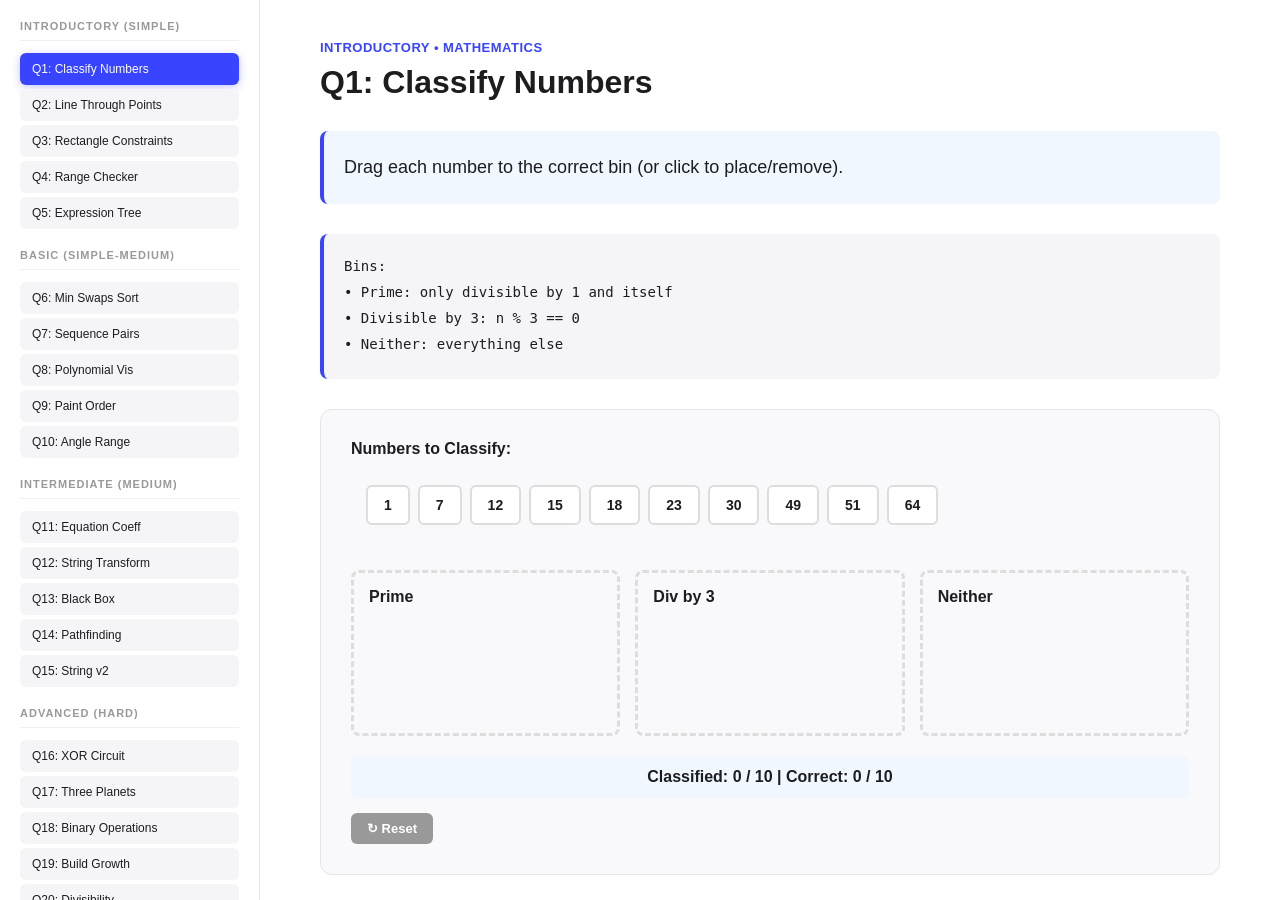
<file: diagnostic.html>
<!DOCTYPE html>
<html lang="en">
<head>
    <meta charset="UTF-8">
    <meta name="viewport" content="width=device-width, initial-scale=1.0">
    <title>Diagnostic Test — 20 Questions</title>
    <style>
        * { margin: 0; padding: 0; box-sizing: border-box; }
        body { font-family: -apple-system, BlinkMacSystemFont, 'Segoe UI', Roboto, sans-serif; background: #f5f5f7; color: #1d1d1f; }
        .container { display: flex; height: 100vh; }
        .sidebar { width: 260px; background: white; border-right: 1px solid #e5e5e7; padding: 20px; overflow-y: auto; }
        .sidebar-title { font-size: 11px; font-weight: 700; color: #999; text-transform: uppercase; letter-spacing: 1px; margin-bottom: 12px; padding-bottom: 8px; border-bottom: 1px solid #f0f0f0; }
        .question-btn { display: block; width: 100%; padding: 9px 12px; margin-bottom: 4px; border: none; background: #f5f5f7; color: #1d1d1f; border-radius: 6px; cursor: pointer; font-size: 12px; text-align: left; transition: all 0.2s; font-weight: 500; }
        .question-btn:hover { background: #e8e8ed; }
        .question-btn.active { background: #3844FF; color: white; box-shadow: 0 2px 8px rgba(56, 68, 255, 0.3); }
        .question-btn.completed { color: #34C759; font-weight: 600; }
        .question-btn.completed::before { content: "✓ "; margin-right: 4px; }
        .workspace { flex: 1; padding: 40px; overflow-y: auto; background: white; }
        .question-content { max-width: 900px; margin: 0 auto; }
        .question-header { margin-bottom: 30px; }
        .question-number { font-size: 13px; font-weight: 600; color: #3844FF; text-transform: uppercase; letter-spacing: 0.5px; margin-bottom: 8px; }
        .question-title { font-size: 32px; font-weight: 700; color: #1d1d1f; margin-bottom: 12px; line-height: 1.2; }
        .question-description { font-size: 18px; line-height: 1.8; color: #1d1d1f; margin-bottom: 30px; background: #f0f7ff; border-left: 4px solid #3844FF; padding: 20px; border-radius: 8px; font-weight: 500; }
        .code-block { background: #f5f5f7; color: #1d1d1f; border-left: 4px solid #3844FF; padding: 20px; margin: 25px 0; font-family: 'Monaco', 'Menlo', 'Courier New', monospace; font-size: 14px; line-height: 1.8; overflow-x: auto; border-radius: 8px; white-space: pre-wrap; word-wrap: break-word; }
        .keyword { color: #3844FF; font-weight: 600; }
        .string { color: #d73a49; }
        .number { color: #005cc5; }
        .comment { color: #6a737d; font-style: italic; }
        .interactive-area { background: #f9f9fb; border: 1px solid #e5e5e7; border-radius: 12px; padding: 30px; margin: 30px 0; }
        .grid-3x3 { display: grid; grid-template-columns: repeat(3, 90px); gap: 12px; margin: 20px 0; }
        .grid-cell { width: 90px; height: 90px; background: white; border: 2px solid #ddd; border-radius: 8px; display: flex; flex-direction: column; align-items: center; justify-content: center; cursor: pointer; font-weight: 600; font-size: 18px; transition: all 0.2s; user-select: none; }
        .grid-cell:hover { border-color: #3844FF; box-shadow: 0 0 12px rgba(56, 68, 255, 0.2); }
        .grid-cell.clicked { background: #3844FF; color: white; border-color: #3844FF; }
        .grid-cell.error { animation: shake 0.3s; }
        @keyframes shake { 0%, 100% { transform: translateX(0); } 25% { transform: translateX(-5px); } 75% { transform: translateX(5px); } }
        .cell-label { font-size: 10px; color: #999; margin-top: 6px; }
        .grid-cell.clicked .cell-label { color: rgba(255, 255, 255, 0.8); }
        .progress { font-size: 14px; color: #666; margin: 20px 0; font-weight: 500; }
        .completion { padding: 16px; background: #d4edda; border: 2px solid #28a745; border-radius: 8px; color: #155724; font-weight: 600; margin-top: 30px; text-align: center; display: none; animation: slideIn 0.3s ease-out; }
        .completion.show { display: block; }
        @keyframes slideIn { from { opacity: 0; transform: translateY(-10px); } to { opacity: 1; transform: translateY(0); } }
        .number-line { position: relative; height: 70px; background: #f5f5f7; border-radius: 8px; margin: 30px 0; padding: 0 20px; display: flex; align-items: center; }
        .number-line-track { position: absolute; width: calc(100% - 40px); height: 6px; background: #ddd; border-radius: 3px; left: 20px; }
        .zone { position: absolute; height: 100%; display: flex; align-items: center; font-size: 12px; font-weight: 600; }
        .zone-label { position: absolute; top: -28px; left: 10px; font-size: 11px; font-weight: 700; color: white; padding: 2px 8px; border-radius: 4px; }
        .zone-F { background: rgba(255, 100, 100, 0.15); }
        .zone-F .zone-label { background: #ff6464; }
        .zone-C { background: rgba(255, 150, 100, 0.15); }
        .zone-C .zone-label { background: #ff9654; }
        .zone-B { background: rgba(255, 200, 100, 0.15); }
        .zone-B .zone-label { background: #ffc854; }
        .zone-A { background: rgba(100, 200, 100, 0.15); }
        .zone-A .zone-label { background: #64c864; }
        .marker { position: absolute; width: 22px; height: 50px; background: white; border: 3px solid #3844FF; border-radius: 4px; cursor: grab; top: 50%; transform: translateY(-50%); user-select: none; display: flex; align-items: center; justify-content: center; font-size: 10px; font-weight: 700; color: #3844FF; box-shadow: 0 2px 8px rgba(56, 68, 255, 0.2); }
        .marker:active { cursor: grabbing; }
        .test-case-list { display: grid; grid-template-columns: repeat(6, 1fr); gap: 10px; margin: 20px 0; }
        .test-case { padding: 12px; border-radius: 6px; background: white; border: 1px solid #ddd; text-align: center; font-size: 12px; font-weight: 500; transition: all 0.2s; }
        .test-case.pass { background: #d4edda; border-color: #28a745; color: #155724; }
        .test-case.fail { background: #f8d7da; border-color: #f5c6cb; color: #721c24; }
        canvas { border: 1px solid #ddd; border-radius: 8px; background: white; max-width: 100%; }
        .slider-row { margin: 20px 0; display: grid; grid-template-columns: 60px 1fr 70px; gap: 15px; align-items: center; }
        .slider-label { font-size: 14px; font-weight: 600; color: #1d1d1f; }
        input[type="range"] { width: 100%; height: 6px; border-radius: 3px; background: #ddd; outline: none; -webkit-appearance: none; appearance: none; }
        input[type="range"]::-webkit-slider-thumb { -webkit-appearance: none; width: 20px; height: 20px; border-radius: 50%; background: #3844FF; cursor: pointer; box-shadow: 0 2px 8px rgba(56, 68, 255, 0.3); }
        input[type="range"]::-moz-range-thumb { width: 20px; height: 20px; border-radius: 50%; background: #3844FF; cursor: pointer; border: none; box-shadow: 0 2px 8px rgba(56, 68, 255, 0.3); }
        .slider-value { text-align: right; font-weight: 600; color: #3844FF; font-size: 14px; }
        .gate-button { padding: 12px 16px; background: white; border: 2px solid #3844FF; border-radius: 8px; color: #3844FF; font-weight: 600; cursor: pointer; transition: all 0.2s; font-size: 14px; }
        .gate-button:hover { background: #f0f7ff; box-shadow: 0 2px 8px rgba(56, 68, 255, 0.2); }
        .coming-soon { padding: 40px; text-align: center; background: #f9f9fb; border-radius: 8px; color: #999; font-style: italic; }
    </style>
</head>
<body>
    <div class="container">
        <div class="sidebar">
            <div class="sidebar-title">Introductory (Simple)</div>
            <button class="question-btn active" onclick="switchQuestion(1)">Q1: Classify Numbers</button>
            <button class="question-btn" onclick="switchQuestion(2)">Q2: Line Through Points</button>
            <button class="question-btn" onclick="switchQuestion(3)">Q3: Rectangle Constraints</button>
            <button class="question-btn" onclick="switchQuestion(4)">Q4: Range Checker</button>
            <button class="question-btn" onclick="switchQuestion(5)">Q5: Expression Tree</button>
            <div class="sidebar-title" style="margin-top: 20px;">Basic (Simple-Medium)</div>
            <button class="question-btn" onclick="switchQuestion(6)">Q6: Min Swaps Sort</button>
            <button class="question-btn" onclick="switchQuestion(7)">Q7: Sequence Pairs</button>
            <button class="question-btn" onclick="switchQuestion(8)">Q8: Polynomial Vis</button>
            <button class="question-btn" onclick="switchQuestion(9)">Q9: Paint Order</button>
            <button class="question-btn" onclick="switchQuestion(10)">Q10: Angle Range</button>
            <div class="sidebar-title" style="margin-top: 20px;">Intermediate (Medium)</div>
            <button class="question-btn" onclick="switchQuestion(11)">Q11: Equation Coeff</button>
            <button class="question-btn" onclick="switchQuestion(12)">Q12: String Transform</button>
            <button class="question-btn" onclick="switchQuestion(13)">Q13: Black Box</button>
            <button class="question-btn" onclick="switchQuestion(14)">Q14: Pathfinding</button>
            <button class="question-btn" onclick="switchQuestion(15)">Q15: String v2</button>
            <div class="sidebar-title" style="margin-top: 20px;">Advanced (Hard)</div>
            <button class="question-btn" onclick="switchQuestion(16)">Q16: XOR Circuit</button>
            <button class="question-btn" onclick="switchQuestion(17)">Q17: Three Planets</button>
            <button class="question-btn" onclick="switchQuestion(18)">Q18: Binary Operations</button>
            <button class="question-btn" onclick="switchQuestion(19)">Q19: Build Growth</button>
            <button class="question-btn" onclick="switchQuestion(20)">Q20: Divisibility</button>
        </div>
        <div class="workspace">
            <div class="question-content" id="content"></div>
        </div>
    </div>

    <script>
        const state = {
            current: 1,
            completed: new Set(),
            q1: { clicked: [], verified: false },
            q2: { boundaries: [30, 60, 90] },
            q3: { a: 2, b: 0, c: 0 },
            q4: { nodes: [], outSource: null },
            q5: { probes: {}, pipeline: [] },
            q6: {},
            q7: {},
            q8: {},
            q9: {},
            q10: {},
            q11: {},
            q12: {},
            q13: {},
            q14: {},
            q15: {},
            q16: {},
            q17: {},
            q18: {},
            q19: {},
            q20: {}
        };

        function switchQuestion(n) {
            state.current = n;
            document.querySelectorAll('.question-btn').forEach((btn, i) => {
                btn.classList.toggle('active', i + 1 === n);
            });
            render();
        }

        function render() {
            const content = document.getElementById('content');
            // Маппинг новый номер → старый номер функции
            // Новый порядок: Q9, Q8, Q16, Q11, Q7, Q15, Q12, Q13, Q1, Q2, Q3, Q10, Q5, Q6, Q14, Q4, Q17, Q18, Q19, Q20
            const mapping = [null, 9, 8, 16, 11, 7, 15, 12, 13, 1, 2, 3, 10, 5, 6, 14, 4, 17, 18, 19, 20];
            const oldQ = mapping[state.current];

            switch (oldQ) {
                case 1: content.innerHTML = renderQ1(); break;
                case 2: content.innerHTML = renderQ2(); break;
                case 3: content.innerHTML = renderQ3(); break;
                case 4: content.innerHTML = renderQ4(); break;
                case 5: content.innerHTML = renderQ5(); break;
                case 6: content.innerHTML = renderQ6(); break;
                case 7: content.innerHTML = renderQ7(); break;
                case 8: content.innerHTML = renderQ8(); break;
                case 9: content.innerHTML = renderQ9(); break;
                case 10: content.innerHTML = renderQ10(); break;
                case 11: content.innerHTML = renderQ11(); break;
                case 12: content.innerHTML = renderQ12(); break;
                case 13: content.innerHTML = renderQ13(); break;
                case 14: content.innerHTML = renderQ14(); break;
                case 15: content.innerHTML = renderQ15(); break;
                case 16: content.innerHTML = renderQ16(); break;
                case 17: content.innerHTML = renderQ17(); break;
                case 18: content.innerHTML = renderQ18(); break;
                case 19: content.innerHTML = renderQ19(); break;
                case 20: content.innerHTML = renderQ20(); break;
                default: content.innerHTML = `<div class="coming-soon">Question not found</div>`;
            }
        }

        function renderQ1() {
            const grid = [[7, 4, 9], [2, 5, 8], [3, 6, 1]];
            const correct = [[2,0], [2,2], [1,1], [0,0], [0,2]];

            let html = `<div class="question-header"><div class="question-number">Introductory • Programming</div>
                <div class="question-title">Q9: Paint Order</div></div>
                <div class="question-description">Click cells in the exact order the code will paint them. Select all 5, then click Check.</div>
                <div class="code-block"><span class="keyword">for</span> i <span class="keyword">in</span> <span class="keyword">range</span>(<span class="number">2</span>, <span class="number">-1</span>, <span class="number">-1</span>):
    <span class="keyword">for</span> j <span class="keyword">in</span> <span class="keyword">range</span>(<span class="number">3</span>):
        <span class="keyword">if</span> (i + j) % <span class="number">2</span> == <span class="number">0</span>:
            <span class="keyword">paint</span>(grid[i][j])</div>
                <div class="interactive-area"><div class="grid-3x3">`;
            for (let i = 0; i < 3; i++) {
                for (let j = 0; j < 3; j++) {
                    const clickIndex = state.q1.clicked.findIndex(c => c[0] === i && c[1] === j);
                    const isSelected = clickIndex !== -1;
                    html += `<div class="grid-cell ${isSelected ? 'clicked' : ''}"
                             onclick="toggleQ1Cell(${i}, ${j})"
                             data-q1-index="${clickIndex !== -1 ? clickIndex + 1 : ''}">
                        ${grid[i][j]}<span class="cell-label">${isSelected ? clickIndex + 1 : '[' + i + ',' + j + ']'}</span></div>`;
                }
            }
            html += `</div>
                <div class="progress">Selected: ${state.q1.clicked.length} / 5</div>
                <div style="margin-top: 20px;">`;

            if (state.q1.clicked.length > 0) {
                html += `<button onclick="undoQ1()" style="margin-right: 12px; padding: 8px 12px; background: #ccc; color: #333; border: none; border-radius: 6px; cursor: pointer; font-weight: 600; font-size: 13px;">← Undo</button>`;
            }

            if (state.q1.clicked.length === 5) {
                html += `<button onclick="checkQ1()" style="padding: 8px 24px; background: #3844FF; color: white; border: none; border-radius: 6px; cursor: pointer; font-weight: 600; font-size: 13px;">Check Answer</button>`;
            }

            html += `</div>`;

            if (state.q1.verified) {
                html += `<div class="completion show">✓ Correct! You traced the nested loops correctly.</div>`;
                markCompleted(1);
            }
            html += `<button onclick="resetQuestion(1)" style="margin-top: 15px; padding: 8px 16px; background: #999; color: white; border: none; border-radius: 6px; cursor: pointer; font-weight: 600; font-size: 13px;">↻ Reset</button></div>`;
            return html;
        }

        function toggleQ1Cell(i, j) {
            if (state.q1.clicked.length >= 5) return;
            const idx = state.q1.clicked.findIndex(c => c[0] === i && c[1] === j);
            if (idx === -1) {
                state.q1.clicked.push([i, j]);
            } else {
                state.q1.clicked.splice(idx, 1);
            }
            render();
        }

        function undoQ1() {
            if (state.q1.clicked.length > 0) {
                state.q1.clicked.pop();
                render();
            }
        }

        function checkQ1() {
            const correct = [[2,0], [2,2], [1,1], [0,0], [0,2]];
            const isCorrect = state.q1.clicked.length === correct.length &&
                correct.every((c, i) => JSON.stringify(state.q1.clicked[i]) === JSON.stringify(c));
            if (!isCorrect) {
                state.q1.clicked = [];
                state.q1.verified = false;
            } else {
                state.q1.verified = true;
            }
            render();
        }

        function renderQ2() {
            const testCases = [
                {val: 49, expected: 'F'}, {val: 50, expected: 'C'},
                {val: 69, expected: 'C'}, {val: 70, expected: 'B'},
                {val: 84, expected: 'B'}, {val: 85, expected: 'A'}
            ];
            const [a, b, c] = state.q2.boundaries;
            const allPass = testCases.every(tc => getGrade(tc.val, a, b, c) === tc.expected);

            let html = `<div class="question-header"><div class="question-number">Intermediate • Programming, Reasoning</div>
                <div class="question-title">Q10: Angle Range</div></div>
                <div class="question-description">Adjust three boundaries so all test cases pass.</div>
                <div class="code-block"><span class="keyword">if</span> score < ⟦A⟧:
    <span class="keyword">return</span> <span class="string">"F"</span>
<span class="keyword">elif</span> score < ⟦B⟧:
    <span class="keyword">return</span> <span class="string">"C"</span>
<span class="keyword">elif</span> score < ⟦C⟧:
    <span class="keyword">return</span> <span class="string">"B"</span>
<span class="keyword">else</span>:
    <span class="keyword">return</span> <span class="string">"A"</span></div>
                <div class="interactive-area"><div class="number-line">
                    <div class="number-line-track"></div>
                    <div class="zone zone-F" style="left: 0; width: ${(a/100)*100}%;"><span class="zone-label">F</span></div>
                    <div class="zone zone-C" style="left: ${(a/100)*100}%; width: ${((b-a)/100)*100}%;"><span class="zone-label">C</span></div>
                    <div class="zone zone-B" style="left: ${(b/100)*100}%; width: ${((c-b)/100)*100}%;"><span class="zone-label">B</span></div>
                    <div class="zone zone-A" style="left: ${(c/100)*100}%; width: ${((100-c)/100)*100}%;"><span class="zone-label">A</span></div>
                    <div class="marker" style="left: ${a}%" onmousedown="dragMarker(event, 0)">A</div>
                    <div class="marker" style="left: ${b}%" onmousedown="dragMarker(event, 1)">B</div>
                    <div class="marker" style="left: ${c}%" onmousedown="dragMarker(event, 2)">C</div>
                </div><div class="test-case-list">`;
            testCases.forEach(tc => {
                const grade = getGrade(tc.val, a, b, c);
                const pass = grade === tc.expected;
                html += `<div class="test-case ${pass ? 'pass' : 'fail'}">${tc.val} → ${grade}</div>`;
            });
            html += `<button onclick="resetQuestion(2)" style="margin-top: 15px; padding: 8px 16px; background: #999; color: white; border: none; border-radius: 6px; cursor: pointer; font-weight: 600; font-size: 13px;">↻ Reset</button></div>`;
            if (allPass && a === 50 && b === 70 && c === 85) {
                html += `<div class="completion show">✓ Correct! All test cases pass.</div>`;
                markCompleted(2);
            }
            html += `<button onclick="resetQuestion(2)" style="margin-top: 15px; padding: 8px 16px; background: #999; color: white; border: none; border-radius: 6px; cursor: pointer; font-weight: 600; font-size: 13px;">↻ Reset</button></div>`;
            return html;
        }

        function getGrade(score, a, b, c) {
            if (score < a) return 'F';
            if (score < b) return 'C';
            if (score < c) return 'B';
            return 'A';
        }

        function dragMarker(e, idx) {
            const line = e.target.parentElement;
            const rect = line.getBoundingClientRect();
            const startX = e.clientX;
            const startVal = state.q2.boundaries[idx];

            function move(me) {
                const delta = me.clientX - startX;
                const newVal = Math.max(0, Math.min(100, startVal + (delta / rect.width) * 100));
                state.q2.boundaries[idx] = Math.round(newVal);
                render();
            }

            function stop() {
                document.removeEventListener('mousemove', move);
                document.removeEventListener('mouseup', stop);
            }

            document.addEventListener('mousemove', move);
            document.addEventListener('mouseup', stop);
        }

        function renderQ3() {
            const {a, b, c} = state.q3;
            const points = [[0, 3], [1, 0], [3, 0]];
            const check3 = checkParabola(a, b, c, points);

            let html = `<div class="question-header"><div class="question-number">Intermediate • Mathematics</div>
                <div class="question-title">Q11: Equation Coeff</div></div>
                <div class="question-description">Adjust a, b, c so the parabola passes through all three rings.</div>
                <div class="code-block">y = a·x² + b·x + c</div>
                <div class="interactive-area"><canvas id="canvas" width="500" height="400"></canvas>
                <div class="slider-row">
                    <div class="slider-label">a:</div>
                    <input type="range" min="-5" max="5" step="0.1" value="${a}" oninput="state.q3.a = parseFloat(this.value); render()">
                    <input type="number" step="0.01" value="${a.toFixed(2)}" onchange="state.q3.a = parseFloat(this.value); render();" style="width: 70px; padding: 4px; border: 1px solid #ddd; border-radius: 4px; margin-left: 10px;">
                </div>
                <div class="slider-row">
                    <div class="slider-label">b:</div>
                    <input type="range" min="-10" max="10" step="0.1" value="${b}" oninput="state.q3.b = parseFloat(this.value); render()">
                    <input type="number" step="0.01" value="${b.toFixed(2)}" onchange="state.q3.b = parseFloat(this.value); render();" style="width: 70px; padding: 4px; border: 1px solid #ddd; border-radius: 4px; margin-left: 10px;">
                </div>
                <div class="slider-row">
                    <div class="slider-label">c:</div>
                    <input type="range" min="-5" max="10" step="0.1" value="${c}" oninput="state.q3.c = parseFloat(this.value); render()">
                    <input type="number" step="0.01" value="${c.toFixed(2)}" onchange="state.q3.c = parseFloat(this.value); render();" style="width: 70px; padding: 4px; border: 1px solid #ddd; border-radius: 4px; margin-left: 10px;">
                </div>`;
            if (check3) {
                html += `<div class="completion show">✓ Correct! Parabola passes through all points.</div>`;
                markCompleted(3);
            }
            html += `<button onclick="resetQuestion(3)" style="margin-top: 15px; padding: 8px 16px; background: #999; color: white; border: none; border-radius: 6px; cursor: pointer; font-weight: 600; font-size: 13px;">↻ Reset</button></div>`;
            setTimeout(() => drawParabola(), 0);
            return html;
        }

        function checkParabola(a, b, c, points) {
            const tol = 0.05;
            return points.every(p => Math.abs(a * p[0] * p[0] + b * p[0] + c - p[1]) < tol);
        }

        function drawParabola() {
            const canvas = document.getElementById('canvas');
            if (!canvas) return;
            const ctx = canvas.getContext('2d');
            const w = canvas.width, h = canvas.height;
            const cx = w / 2, cy = h / 2;
            const scale = 40;

            ctx.clearRect(0, 0, w, h);
            ctx.strokeStyle = '#eee';
            ctx.lineWidth = 1;
            for (let i = -5; i <= 5; i++) {
                ctx.beginPath();
                ctx.moveTo(cx + i * scale, 0);
                ctx.lineTo(cx + i * scale, h);
                ctx.stroke();
                ctx.beginPath();
                ctx.moveTo(0, cy - i * scale);
                ctx.lineTo(w, cy - i * scale);
                ctx.stroke();
            }
            ctx.strokeStyle = '#333';
            ctx.lineWidth = 2;
            ctx.beginPath();
            ctx.moveTo(cx, 0);
            ctx.lineTo(cx, h);
            ctx.stroke();
            ctx.beginPath();
            ctx.moveTo(0, cy);
            ctx.lineTo(w, cy);
            ctx.stroke();
            ctx.strokeStyle = '#3844FF';
            ctx.lineWidth = 3;
            ctx.beginPath();
            for (let px = -5; px <= 5; px += 0.1) {
                const py = state.q3.a * px * px + state.q3.b * px + state.q3.c;
                const x = cx + px * scale;
                const y = cy - py * scale;
                if (Math.abs(px + 5) < 0.01) ctx.moveTo(x, y);
                else ctx.lineTo(x, y);
            }
            ctx.stroke();
            const targets = [[0, 3], [1, 0], [3, 0]];
            targets.forEach(p => {
                const x = cx + p[0] * scale;
                const y = cy - p[1] * scale;
                ctx.strokeStyle = '#34C759';
                ctx.lineWidth = 3;
                ctx.beginPath();
                ctx.arc(x, y, 14, 0, 2 * Math.PI);
                ctx.stroke();
            });
        }

        function renderQ4() {
            let html = `<div class="question-header"><div class="question-number">Advanced • Programming, Reasoning</div>
                <div class="question-title">Q16: Build XOR Circuit</div></div>
                <div class="question-description">Add gates and connect inputs to build a circuit that outputs XOR.</div>
                <div class="code-block"><code>🎯 Target: XOR (A ⊕ B)
A | B | Out
0 | 0 |  0
0 | 1 |  1
1 | 0 |  1
1 | 1 |  0</code></div>
                <div class="interactive-area">
                    <div style="display: grid; grid-template-columns: 200px 1fr 130px; gap: 20px;">
                        <div>
                            <strong style="display: block; margin-bottom: 12px;">🎛️ Add Gates</strong>
                            <button class="gate-button" onclick="q4AddGate('AND')" style="width: 100%; margin-bottom: 6px; padding: 6px; font-size: 12px;">+ AND</button>
                            <button class="gate-button" onclick="q4AddGate('OR')" style="width: 100%; margin-bottom: 6px; padding: 6px; font-size: 12px;">+ OR</button>
                            <button class="gate-button" onclick="q4AddGate('NOT')" style="width: 100%; margin-bottom: 12px; padding: 6px; font-size: 12px;">+ NOT</button>
                            <div id="q4GateList" style="background: #f9f9fb; padding: 8px; border-radius: 6px; font-size: 11px;"></div>
                        </div>
                        <canvas id="q4Canvas" width="400" height="280" style="background: white; border: 1px solid #ddd; border-radius: 8px;"></canvas>
                        <div>
                            <strong style="display: block; margin-bottom: 8px; font-size: 12px;">📊 Output</strong>
                            <div id="q4TruthTable" style="font-family: monospace; font-size: 10px; background: white; padding: 8px; border: 1px solid #ddd; border-radius: 6px; line-height: 1.4;"></div>
                            <div id="q4OutputSelector" style="margin-top: 12px; padding: 8px; background: #e7f3ff; border-radius: 6px; border: 1px solid #3844FF;">
                                <label style="display: block; font-size: 10px; color: #666; margin-bottom: 4px;">Final output:</label>
                                <select id="q4OutputSelect" onchange="q4SetOutput(this.value)" style="width: 100%; padding: 4px; font-size: 11px; border: 1px solid #3844FF; border-radius: 4px;">
                                    <option value="">— Select —</option>
                                </select>
                            </div>
                        </div>
                    </div>
                    <button onclick="resetQuestion(4)" style="margin-top: 15px; padding: 8px 16px; background: #999; color: white; border: none; border-radius: 6px; cursor: pointer; font-weight: 600; font-size: 13px;">↻ Reset</button>
                </div>`;

            setTimeout(() => {
                q4Draw();
                q4UpdateTruthTable();
            }, 0);
            return html;
        }

        function q4AddGate(type) {
            if (!state.q4.nodes) state.q4.nodes = [];
            const idx = state.q4.nodes.length + 1;
            state.q4.nodes.push({
                id: 'G' + idx,
                type,
                in1: null,
                in2: null
            });
            q4RenderGateList();
            q4Draw();
            q4UpdateTruthTable();
        }

        function q4RenderGateList() {
            const list = document.getElementById('q4GateList');
            if (!list || !state.q4.nodes) return;

            let html = '';
            state.q4.nodes.forEach((gate, idx) => {
                const num = idx + 1;
                html += `<div style="background: white; padding: 8px; border-radius: 4px; margin-bottom: 6px; border: 1px solid #ddd;">
                    <div style="display: flex; justify-content: space-between; align-items: center; margin-bottom: 6px;">
                        <strong style="font-size: 11px;">G${num}: ${gate.type}</strong>
                        <button onclick="q4RemoveGate(${idx})" style="background: #ff4444; color: white; border: none; border-radius: 3px; padding: 2px 6px; cursor: pointer; font-size: 9px;">✕</button>
                    </div>
                    ${gate.type !== 'NOT' ? `<select onchange="q4SetInput('${gate.id}', 0, this.value)" style="width: 100%; padding: 3px; font-size: 10px; border: 1px solid #ddd; border-radius: 3px; margin-bottom: 3px;">
                        <option value="">In1: —</option>
                        <option value="A" ${gate.in1 === 'A' ? 'selected' : ''}>In1: A</option>
                        <option value="B" ${gate.in1 === 'B' ? 'selected' : ''}>In1: B</option>
                        ${state.q4.nodes.slice(0, idx).map((g, i) => `<option value="G${i+1}" ${gate.in1 === 'G' + (i+1) ? 'selected' : ''}>In1: G${i+1}</option>`).join('')}
                    </select>` : ''}
                    ${gate.type !== 'NOT' ? `<select onchange="q4SetInput('${gate.id}', 1, this.value)" style="width: 100%; padding: 3px; font-size: 10px; border: 1px solid #ddd; border-radius: 3px;">
                        <option value="">In2: —</option>
                        <option value="A" ${gate.in2 === 'A' ? 'selected' : ''}>In2: A</option>
                        <option value="B" ${gate.in2 === 'B' ? 'selected' : ''}>In2: B</option>
                        ${state.q4.nodes.slice(0, idx).map((g, i) => `<option value="G${i+1}" ${gate.in2 === 'G' + (i+1) ? 'selected' : ''}>In2: G${i+1}</option>`).join('')}
                    </select>` : `<select onchange="q4SetInput('${gate.id}', 0, this.value)" style="width: 100%; padding: 3px; font-size: 10px; border: 1px solid #ddd; border-radius: 3px;">
                        <option value="">Input: —</option>
                        <option value="A" ${gate.in1 === 'A' ? 'selected' : ''}>Input: A</option>
                        <option value="B" ${gate.in1 === 'B' ? 'selected' : ''}>Input: B</option>
                        ${state.q4.nodes.slice(0, idx).map((g, i) => `<option value="G${i+1}" ${gate.in1 === 'G' + (i+1) ? 'selected' : ''}>Input: G${i+1}</option>`).join('')}
                    </select>`}
                </div>`;
            });

            if (state.q4.nodes.length === 0) {
                html = `<div style="color: #999; font-size: 10px;">Add gates →</div>`;
            }

            list.innerHTML = html;

            const select = document.getElementById('q4OutputSelect');
            if (select) {
                let options = `<option value="">— Select —</option>
                    <option value="A" ${state.q4.outSource === 'A' ? 'selected' : ''}>A</option>
                    <option value="B" ${state.q4.outSource === 'B' ? 'selected' : ''}>B</option>`;
                if (state.q4.nodes) {
                    state.q4.nodes.forEach((g, i) => {
                        options += `<option value="G${i+1}" ${state.q4.outSource === 'G' + (i+1) ? 'selected' : ''}>G${i+1}</option>`;
                    });
                }
                select.innerHTML = options;
            }
        }

        function q4SetInput(gateId, inputIdx, value) {
            const gate = state.q4.nodes.find(g => g.id === gateId);
            if (gate) {
                if (inputIdx === 0) gate.in1 = value || null;
                else gate.in2 = value || null;
                q4Draw();
                q4UpdateTruthTable();
            }
        }

        function q4SetOutput(value) {
            state.q4.outSource = value || null;
            q4Draw();
            q4UpdateTruthTable();
        }

        function q4RemoveGate(idx) {
            const gateId = 'G' + (idx + 1);
            state.q4.nodes.splice(idx, 1);
            if (state.q4.outSource === gateId) state.q4.outSource = null;
            state.q4.nodes.forEach((g, i) => {
                if (g.in1 === gateId || g.in2 === gateId) {
                    if (g.in1 === gateId) g.in1 = null;
                    if (g.in2 === gateId) g.in2 = null;
                }
            });
            q4RenderGateList();
            q4Draw();
            q4UpdateTruthTable();
        }

        function q4Draw() {
            const canvas = document.getElementById('q4Canvas');
            if (!canvas || !state.q4.nodes) return;
            const ctx = canvas.getContext('2d');

            ctx.fillStyle = '#fff';
            ctx.fillRect(0, 0, canvas.width, canvas.height);
            ctx.strokeStyle = '#eee';
            ctx.lineWidth = 1;
            ctx.strokeRect(0, 0, canvas.width, canvas.height);

            const inputAX = 20, inputAY = 60;
            const inputBX = 20, inputBY = 140;

            ctx.fillStyle = '#3844FF';
            ctx.font = 'bold 12px sans-serif';
            ctx.fillText('A', inputAX + 15, inputAY + 5);
            ctx.fillRect(inputAX - 8, inputAY - 8, 16, 16);

            ctx.fillText('B', inputBX + 15, inputBY + 5);
            ctx.fillRect(inputBX - 8, inputBY - 8, 16, 16);

            const gateY = 40;
            const gateSpacingX = 110;
            const gateW = 50, gateH = 40;

            state.q4.nodes.forEach((gate, idx) => {
                const x = 80 + idx * gateSpacingX;
                const y = gateY;

                ctx.fillStyle = '#e7f3ff';
                ctx.strokeStyle = '#3844FF';
                ctx.lineWidth = 2;
                ctx.fillRect(x, y, gateW, gateH);
                ctx.strokeRect(x, y, gateW, gateH);

                ctx.fillStyle = '#1d1d1f';
                ctx.font = 'bold 14px sans-serif';
                ctx.textAlign = 'center';
                const sym = gate.type === 'AND' ? '∧' : gate.type === 'OR' ? '∨' : '¬';
                ctx.fillText(sym, x + gateW / 2, y + gateH / 2 + 5);

                if (gate.in1) {
                    const [sx, sy] = q4GetSourcePos(gate.in1);
                    ctx.strokeStyle = '#3844FF';
                    ctx.lineWidth = 2;
                    ctx.beginPath();
                    ctx.moveTo(sx + 8, sy);
                    ctx.lineTo(x - 5, y + 12);
                    ctx.stroke();
                }

                if (gate.in2) {
                    const [sx, sy] = q4GetSourcePos(gate.in2);
                    ctx.strokeStyle = '#3844FF';
                    ctx.lineWidth = 2;
                    ctx.beginPath();
                    ctx.moveTo(sx + 8, sy);
                    ctx.lineTo(x - 5, y + 28);
                    ctx.stroke();
                }
            });

            if (state.q4.outSource) {
                const [sx, sy] = q4GetSourcePos(state.q4.outSource);
                ctx.strokeStyle = '#34C759';
                ctx.lineWidth = 3;
                ctx.beginPath();
                ctx.moveTo(sx + 8, sy);
                ctx.lineTo(360, 100);
                ctx.stroke();

                ctx.fillStyle = '#34C759';
                ctx.fillRect(360 - 8, 100 - 8, 16, 16);
                ctx.fillStyle = '#fff';
                ctx.font = 'bold 12px sans-serif';
                ctx.textAlign = 'center';
                ctx.fillText('✓', 360, 105);
            }
        }

        function q4GetSourcePos(sourceId) {
            if (sourceId === 'A') return [20, 60];
            if (sourceId === 'B') return [20, 140];
            const match = sourceId.match(/G(\d+)/);
            if (match) {
                const idx = parseInt(match[1]) - 1;
                const x = 80 + idx * 110 + 50;
                const y = 40 + 20;
                return [x, y];
            }
            return [0, 0];
        }

        function q4UpdateTruthTable() {
            const area = document.getElementById('q4TruthTable');
            if (!area) return;

            const xorTable = [[0,0,0], [0,1,1], [1,0,1], [1,1,0]];
            let allPass = true;

            let html = `<div style="margin-bottom: 6px;"><strong>Expected</strong></div>A B X<br>`;

            xorTable.forEach(row => {
                const [a, b, expected] = row;
                html += `${a} ${b} ${expected}<br>`;
            });

            html += `<div style="margin-top: 8px; margin-bottom: 6px;"><strong>Actual</strong></div>A B O<br>`;

            xorTable.forEach(row => {
                const [a, b, expected] = row;
                const actual = evalGate(state.q4.outSource, a, b);
                const match = actual === expected;
                if (!match) allPass = false;
                const color = actual === null ? '#999' : (match ? '#34C759' : '#ff4444');
                const display = actual === null ? '?' : actual;
                html += `<span style="color: ${color};">${a} ${b} ${display}</span><br>`;
            });

            if (allPass && state.q4.outSource) {
                html += `<div style="margin-top: 8px; padding: 6px; background: #d4edda; border: 1px solid #28a745; border-radius: 4px; color: #155724; font-weight: 600; font-size: 10px; text-align: center;">✓ Correct!</div>`;
                markCompleted(4);
            }

            area.innerHTML = html;
        }

        function evalGate(sourceId, a, b) {
            if (sourceId === 'A') return a;
            if (sourceId === 'B') return b;
            const node = state.q4.nodes.find(n => n.id === sourceId);
            if (!node) return null;
            const in1 = evalGate(node.in1, a, b);
            const in2 = evalGate(node.in2, a, b);
            if (in1 === null || (node.type !== 'NOT' && in2 === null)) return null;
            if (node.type === 'AND') return (in1 && in2) ? 1 : 0;
            if (node.type === 'OR') return (in1 || in2) ? 1 : 0;
            if (node.type === 'NOT') return in1 ? 0 : 1;
            return null;
        }

        function updateTruthTable() {
            const area = document.getElementById('truthTable');
            if (!area) return;

            const xorTable = [[0,0,0], [0,1,1], [1,0,1], [1,1,0]];
            let allPass = true;

            let html = `<table style="width: 100%; border-collapse: collapse;">
                <tr style="border-bottom: 1px solid #ddd;">
                    <td style="padding: 4px;">A</td><td style="padding: 4px;">B</td><td style="padding: 4px;">Out</td>
                </tr>`;

            xorTable.forEach(row => {
                const [a, b, expected] = row;
                const actual = evalGate(state.q4.outSource, a, b);
                const match = actual === expected;
                if (!match) allPass = false;
                const color = actual === null ? '#ccc' : (match ? '#34C759' : '#ff4444');
                const display = actual === null ? '?' : actual;
                html += `<tr style="border-bottom: 1px solid #eee;"><td style="padding: 4px;">${a}</td><td style="padding: 4px;">${b}</td><td style="padding: 4px; color: ${color}; font-weight: 600;">${display}</td></tr>`;
            });

            html += `</table>`;
            if (allPass && state.q4.outSource) {
                html += `<div class="completion show" style="margin-top: 15px;">✓ XOR circuit complete!</div>`;
                markCompleted(4);
            }

            area.innerHTML = html;
        }

        function renderQ5() {
            if (!state.q5.probes) state.q5.probes = {};
            if (!state.q5.pipeline) state.q5.pipeline = [];

            let html = `<div class="question-header"><div class="question-number">Advanced • Programming, Reasoning</div>
                <div class="question-title">Q13: Black Box</div></div>
                <div class="question-description">Discover a hidden function by probing it, then build a pipeline that replicates its behavior on all test inputs.</div>
                <div class="code-block"><code>Test range: x = 0..20 (21 test cases)
Probe any value to learn the pattern.
Assemble pipeline to match on ALL inputs.</code></div>
                <div class="interactive-area">
                    <div style="display: grid; grid-template-columns: 1fr 1fr; gap: 20px;">
                        <div>
                            <strong>🔬 Probe Function</strong>
                            <div style="margin: 10px 0;">
                                <input type="number" id="probeInput" min="0" max="20" value="0" style="padding: 8px; width: 60px; border: 1px solid #ddd; border-radius: 4px;">
                                <button onclick="probeFunction()" style="padding: 8px 12px; background: #3844FF; color: white; border: none; border-radius: 6px; cursor: pointer; font-weight: 600;">Get f(x)</button>
                            </div>
                            <div id="probeLog" style="background: white; padding: 10px; border: 1px solid #ddd; border-radius: 6px; min-height: 150px; font-family: monospace; font-size: 11px; overflow-y: auto;"></div>
                        </div>
                        <div>
                            <strong>⚙️ Build Pipeline</strong>
                            <div style="display: grid; grid-template-columns: repeat(4, 1fr); gap: 6px; margin: 10px 0;">
                                <button class="gate-button" onclick="addQ5Block('×2')" style="padding: 8px; font-size: 12px;">×2</button>
                                <button class="gate-button" onclick="addQ5Block('×3')" style="padding: 8px; font-size: 12px;">×3</button>
                                <button class="gate-button" onclick="addQ5Block('+1')" style="padding: 8px; font-size: 12px;">+1</button>
                                <button class="gate-button" onclick="addQ5Block('+2')" style="padding: 8px; font-size: 12px;">+2</button>
                                <button class="gate-button" onclick="addQ5Block('−1')" style="padding: 8px; font-size: 12px;">−1</button>
                                <button class="gate-button" onclick="addQ5Block('mod 5')" style="padding: 8px; font-size: 12px;">mod 5</button>
                                <button class="gate-button" onclick="addQ5Block('mod 7')" style="padding: 8px; font-size: 12px;">mod 7</button>
                                <button class="gate-button" onclick="addQ5Block('x²')" style="padding: 8px; font-size: 12px;">x²</button>
                            </div>
                            <div id="pipeline" style="background: white; padding: 10px; border: 1px solid #ddd; border-radius: 6px; min-height: 60px; display: flex; flex-wrap: wrap; gap: 6px; align-items: center;"></div>
                            <div id="resultQ5" style="margin-top: 10px; padding: 8px; background: #e7f3ff; border-radius: 6px; font-family: monospace; font-size: 12px; font-weight: 600;">Result for x=0: —</div>
                            <div id="matchCount" style="margin-top: 10px; text-align: center; font-weight: 600; padding: 8px; background: #f0f7ff; border-radius: 6px;">Match: 0 / 21</div>
                            <button id="submitQ5" onclick="submitQ5()" style="margin-top: 12px; width: 100%; padding: 10px; background: #3844FF; color: white; border: none; border-radius: 6px; cursor: pointer; font-weight: 600; font-size: 13px; display: none;">✓ Submit Pipeline</button>
                            <div id="q5TestResults" style="margin-top: 12px; max-height: 150px; overflow-y: auto; font-family: monospace; font-size: 10px; background: white; padding: 8px; border: 1px solid #ddd; border-radius: 6px;"></div>
                        </div>
                    </div>
                    <button onclick="resetQuestion(5)" style="margin-top: 15px; padding: 8px 16px; background: #999; color: white; border: none; border-radius: 6px; cursor: pointer; font-weight: 600; font-size: 13px;">↻ Reset</button>
                </div>`;

            updateQ5Probes();
            setTimeout(() => checkQ5Pipeline(), 0);
            return html;
        }

        function probeFunction() {
            const input = parseInt(document.getElementById('probeInput').value);
            if (isNaN(input) || input < 0 || input > 20) return;
            if (!state.q5.probes) state.q5.probes = {};
            const result = (input * 3 + 1) % 7;
            state.q5.probes[input] = result;
            updateQ5Probes();
            checkQ5Pipeline();
        }

        function updateQ5Probes() {
            const log = document.getElementById('probeLog');
            if (!log) return;
            if (!state.q5.probes || Object.keys(state.q5.probes).length === 0) {
                log.innerHTML = '[No probes yet]';
                return;
            }
            let html = Object.keys(state.q5.probes).sort((a,b) => parseInt(a) - parseInt(b)).map(x => `x=${x} → ${state.q5.probes[x]}`).join('<br>');
            log.innerHTML = html;
        }

        function addQ5Block(op) {
            if (!state.q5.pipeline) state.q5.pipeline = [];
            state.q5.pipeline.push(op);
            checkQ5Pipeline();
        }

        function removeQ5Block(idx) {
            state.q5.pipeline.splice(idx, 1);
            checkQ5Pipeline();
        }

        function checkQ5Pipeline() {
            const counter = document.getElementById('matchCount');
            const area = document.getElementById('pipeline');
            const resultArea = document.getElementById('resultQ5');
            const testResults = document.getElementById('q5TestResults');
            if (!counter || !area) return;

            if (!state.q5.pipeline || state.q5.pipeline.length === 0) {
                area.innerHTML = '<div style="color: #999;">Pipeline: [empty]</div>';
                counter.innerHTML = 'Match: 0 / 21';
                resultArea.innerHTML = 'Result for x=0: —';
                testResults.innerHTML = '';
                return;
            }

            let match = 0;
            let testHtml = `<table style="width: 100%; border-collapse: collapse; font-size: 11px;">
                <tr style="background: #f0f0f0; font-weight: 600; border-bottom: 2px solid #ddd;">
                    <td style="padding: 4px; text-align: center;">x</td>
                    <td style="padding: 4px; text-align: center;">Expected</td>
                    <td style="padding: 4px; text-align: center;">Actual</td>
                    <td style="padding: 4px; text-align: center;">Result</td>
                </tr>`;

            for (let x = 0; x <= 20; x++) {
                const actual = applyQ5Pipeline(state.q5.pipeline, x);
                const expected = (x * 3 + 1) % 7;
                const isMatch = actual === expected;
                if (isMatch) match++;
                const bgColor = isMatch ? '#f0fff4' : '#fff5f5';
                const textColor = isMatch ? '#34C759' : '#ff4444';
                const status = isMatch ? '✓' : '✗';
                testHtml += `<tr style="background: ${bgColor}; border-bottom: 1px solid #eee;">
                    <td style="padding: 4px; text-align: center;">${x}</td>
                    <td style="padding: 4px; text-align: center;">${expected}</td>
                    <td style="padding: 4px; text-align: center; font-weight: 600; color: ${textColor};">${actual}</td>
                    <td style="padding: 4px; text-align: center; color: ${textColor}; font-weight: 700;">${status}</td>
                </tr>`;
            }
            testHtml += '</table>';
            testResults.innerHTML = testHtml;

            const hiddenTests = [35, 100, 7, 13];
            let allMatch = match === 21;
            hiddenTests.forEach(x => {
                const actual = applyQ5Pipeline(state.q5.pipeline, x);
                const expected = (x * 3 + 1) % 7;
                if (actual !== expected) allMatch = false;
            });

            let pipeDisplay = state.q5.pipeline.map((p, i) =>
                `<span style="background: #3844FF; color: white; padding: 6px 10px; border-radius: 4px; display: inline-flex; align-items: center; gap: 6px; font-size: 12px;">
                    ${p}
                    <button onclick="removeQ5Block(${i})" style="background: rgba(255,255,255,0.3); border: none; color: white; padding: 2px 4px; border-radius: 2px; cursor: pointer; font-weight: 600; font-size: 11px;">×</button>
                </span>`
            ).join(' ');
            area.innerHTML = pipeDisplay;

            const result0 = applyQ5Pipeline(state.q5.pipeline, 0);
            resultArea.innerHTML = `Result for x=0: <strong>${result0}</strong>`;

            counter.innerHTML = `Match: ${match} / 21`;

            const submitBtn = document.getElementById('submitQ5');
            if (submitBtn) {
                if (allMatch) {
                    submitBtn.style.display = 'block';
                    submitBtn.style.background = '#34C759';
                    counter.innerHTML = `<span style="color: #34C759; font-weight: 700;">✓ All tests pass! (${match}/21)</span>`;
                    counter.style.background = '#d4edda';
                } else {
                    submitBtn.style.display = 'none';
                }
            }
        }

        function submitQ5() {
            markCompleted(5);
            const area = document.getElementById('pipeline');
            if (area) {
                area.innerHTML += `<div class="completion show" style="margin-top: 10px; width: 100%; text-align: center;">✓ Pipeline submitted successfully!</div>`;
            }
            document.getElementById('submitQ5').style.display = 'none';
        }

        function applyQ5Pipeline(pipeline, x) {
            let result = x;
            pipeline.forEach(op => {
                if (op === '×2') result *= 2;
                else if (op === '×3') result *= 3;
                else if (op === '+1') result += 1;
                else if (op === '+2') result += 2;
                else if (op === '−1') result -= 1;
                else if (op === 'mod 5') result = result % 5;
                else if (op === 'mod 7') result = result % 7;
                else if (op === 'x²') result = result * result;
            });
            return result;
        }

        // ====== Q6: Route to Number ======
        function renderQ6() {
            if (!state.q6.grid) {
                state.q6.grid = [
                    ['+2', '×2', '+1', '−1'],
                    ['×3', '+4', '×2', '+5'],
                    ['+1', '−2', '+6', '×2'],
                    ['×2', '+3', '−1', '+4']
                ];
                state.q6.current = 3;
                state.q6.path = [[0,0]];
                state.q6.target = 48;
            }

            let html = `<div class="question-header"><div class="question-number">Intermediate • Mathematics, Reasoning</div>
                <div class="question-title">Q14: Pathfinding</div></div>
                <div class="question-description">Navigate right or down from start to reach the target number.</div>
                <div class="code-block"><code>Start: 3 | Current: ${state.q6.current} | Goal: ${state.q6.target}
Only move RIGHT or DOWN!</code></div>
                <div class="interactive-area">
                    <div style="display: grid; grid-template-columns: repeat(4, 85px); gap: 10px; margin: 20px 0;">`;

            state.q6.grid.forEach((row, i) => {
                row.forEach((op, j) => {
                    const isPath = state.q6.path.some(p => p[0] === i && p[1] === j);
                    const last = state.q6.path[state.q6.path.length-1];
                    const canMove = (i === last[0] && j === last[1] + 1) || (j === last[1] && i === last[0] + 1);
                    html += `<div style="padding: 12px; background: ${isPath ? '#3844FF' : '#f0f7ff'}; color: ${isPath ? 'white' : '#1d1d1f'}; border-radius: 8px; text-align: center; cursor: ${canMove ? 'pointer' : 'default'}; border: 2px solid ${isPath ? '#3844FF' : '#ddd'}; font-size: 14px; font-weight: 600;" onclick="${canMove ? `moveQ6(${i}, ${j})` : ''}">
                        ${op}</div>`;
                });
            });

            html += `<button onclick="resetQuestion(6)" style="margin-top: 15px; padding: 8px 16px; background: #999; color: white; border: none; border-radius: 6px; cursor: pointer; font-weight: 600; font-size: 13px;">↻ Reset</button></div>`;
            if (state.q6.current === state.q6.target && state.q6.path[state.q6.path.length-1][0] === 3 && state.q6.path[state.q6.path.length-1][1] === 3) {
                html += `<div class="completion show">✓ Reached target!</div>`;
                markCompleted(6);
            }
            html += `<button onclick="resetQ6()" style="margin-top: 15px; padding: 8px 12px; background: #999; color: white; border: none; border-radius: 6px; cursor: pointer; font-weight: 600;">Reset</button>
                </div>`;
            return html;
        }

        function moveQ6(i, j) {
            const last = state.q6.path[state.q6.path.length - 1];
            if (!((i === last[0] && j === last[1] + 1) || (j === last[1] && i === last[0] + 1))) return;

            const op = state.q6.grid[i][j];
            if (op[0] === '+') state.q6.current += parseInt(op.substr(1));
            else if (op[0] === '−') state.q6.current -= parseInt(op.substr(1));
            else if (op[0] === '×') state.q6.current *= parseInt(op.substr(1));

            state.q6.path.push([i, j]);
            render();
        }

        function resetQ6() {
            state.q6.current = 3;
            state.q6.path = [[0,0]];
            render();
        }

        // ====== Q7: Fix Pattern ======
        function renderQ7() {
            if (!state.q7.expr) state.q7.expr = '';

            let pattern = [];
            if (state.q7.expr) {
                try {
                    const match = state.q7.expr.match(/range\(([^)]+)\)/);
                    if (match) {
                        const expr = match[1];
                        for (let i = 0; i < 5; i++) {
                            const end = Function('i', 'return ' + expr)(i);
                            if (!isNaN(end) && end > 0) {
                                for (let j = 0; j < parseInt(end); j++) pattern.push([i, j]);
                            }
                        }
                    }
                } catch (e) {}
            }

            const target = [[0,0],[1,0],[1,1],[2,0],[2,1],[2,2],[3,0],[3,1],[3,2],[3,3],[4,0],[4,1],[4,2],[4,3],[4,4]];
            const isCorrect = state.q7.expr === 'range(i+1)';
            const matchCount = pattern.filter(p => target.some(t => t[0] === p[0] && t[1] === p[1])).length;
            const accuracy = matchCount + ' / 15 match';

            let html = `<div class="question-header"><div class="question-number">Intermediate • Programming</div>
                <div class="question-title">Q5: Expression Tree</div></div>
                <div class="question-description">Enter the loop boundary expression to create the triangle pattern.</div>
                <div class="code-block"><code><span class="keyword">for</span> i <span class="keyword">in</span> <span class="keyword">range</span>(<span class="number">5</span>):
    <span class="keyword">for</span> j <span class="keyword">in</span> <span style="color: #ff9500; font-weight: 600;">${state.q7.expr || 'range(?)'}</span>:
        <span class="keyword">draw</span>(i, j)</code></div>
                <div class="interactive-area">
                    <div style="display: grid; grid-template-columns: 1fr 1fr; gap: 20px;">
                        <div>
                            <strong>Enter boundary:</strong>
                            <div style="margin: 15px 0;">
                                <input type="text" value="${state.q7.expr}" onchange="state.q7.expr = this.value; render();" placeholder="e.g. range(i+1), range(5), range(2*i)" style="width: 100%; padding: 10px; border: 2px solid #ddd; border-radius: 6px; font-family: monospace; font-size: 13px;">
                            </div>
                        </div>
                        <div>
                            <strong>Accuracy: ${accuracy}</strong>
                            <div style="display: grid; grid-template-columns: 1fr 1fr; gap: 15px; margin-top: 15px;">
                                <div><strong style="font-size: 12px;">Now:</strong><div style="display: grid; grid-template-columns: repeat(5, 35px); gap: 5px;">
                                    ${Array(25).fill(0).map((_, idx) => {
                                        const i = Math.floor(idx/5), j = idx % 5;
                                        const inPattern = pattern.some(p => p[0] === i && p[1] === j);
                                        const inTarget = target.some(p => p[0] === i && p[1] === j);
                                        const correct = inPattern && inTarget;
                                        const wrong = inPattern && !inTarget;
                                        let bg = '#f0f0f0';
                                        if (correct) bg = '#34C759';
                                        if (wrong) bg = '#ff6464';
                                        return `<div style="width: 35px; height: 35px; background: ${bg}; border-radius: 4px;"></div>`;
                                    }).join('')}
                                </div></div>
                                <div><strong style="font-size: 12px;">Goal:</strong><div style="display: grid; grid-template-columns: repeat(5, 35px); gap: 5px;">
                                    ${Array(25).fill(0).map((_, idx) => `<div style="width: 35px; height: 35px; background: ${target.some(p => p[0] === Math.floor(idx/5) && p[1] === idx%5) ? '#34C759' : '#f0f0f0'}; border-radius: 4px;"></div>`).join('')}
                                </div></div>
                            </div>
                        </div>
                    </div>`;

            if (isCorrect) {
                html += `<div class="completion show">✓ Pattern matches target!</div>`;
                markCompleted(7);
            }

            html += `<button onclick="resetQuestion(7)" style="margin-top: 15px; padding: 8px 16px; background: #999; color: white; border: none; border-radius: 6px; cursor: pointer; font-weight: 600; font-size: 13px;">↻ Reset</button></div>`;
            return html;
        }

        // ====== Q8: Line Through Two Points ======
        function renderQ8() {
            if (state.q8.a === undefined) state.q8.a = 1;
            if (state.q8.b === undefined) state.q8.b = 0;
            const a = state.q8.a, b = state.q8.b;
            const tol = 0.15;
            const p1 = [0, -1], p2 = [2, 3];
            const pass1 = Math.abs(a * p1[0] + b - p1[1]) < tol;
            const pass2 = Math.abs(a * p2[0] + b - p2[1]) < tol;

            let html = `<div class="question-header"><div class="question-number">Introductory • Mathematics</div>
                <div class="question-title">Q2: Line Through Points</div></div>
                <div class="question-description">Adjust slope (a) and intercept (b) so the line passes through both target points.</div>
                <div class="code-block"><code>y = a·x + b
Points: (0, -1) and (2, 3)</code></div>
                <div class="interactive-area">
                    <div style="display: grid; grid-template-columns: 1fr 1fr; gap: 20px;">
                        <div>
                            <strong>Slope (a):</strong>
                            <div style="display: flex; gap: 10px; margin: 12px 0; align-items: center;">
                                <button onclick="state.q8.a = Math.max(-5, state.q8.a - 0.5); render();" style="padding: 8px 12px; background: #999; color: white; border: none; border-radius: 4px; cursor: pointer;">−</button>
                                <span style="font-weight: 600; font-size: 18px; min-width: 40px; text-align: center;">${a.toFixed(1)}</span>
                                <button onclick="state.q8.a = Math.min(5, state.q8.a + 0.5); render();" style="padding: 8px 12px; background: #3844FF; color: white; border: none; border-radius: 4px; cursor: pointer;">+</button>
                            </div>
                        </div>
                        <div>
                            <strong>Intercept (b):</strong>
                            <div style="display: flex; gap: 10px; margin: 12px 0; align-items: center;">
                                <button onclick="state.q8.b = Math.max(-5, state.q8.b - 0.5); render();" style="padding: 8px 12px; background: #999; color: white; border: none; border-radius: 4px; cursor: pointer;">−</button>
                                <span style="font-weight: 600; font-size: 18px; min-width: 40px; text-align: center;">${b.toFixed(1)}</span>
                                <button onclick="state.q8.b = Math.min(5, state.q8.b + 0.5); render();" style="padding: 8px 12px; background: #3844FF; color: white; border: none; border-radius: 4px; cursor: pointer;">+</button>
                            </div>
                        </div>
                    </div>
                    <canvas id="canvas8" width="500" height="400" style="border: 1px solid #ddd; border-radius: 8px; background: white; margin-top: 20px; display: block;"></canvas>
                    <div style="display: grid; grid-template-columns: 1fr 1fr; gap: 15px; margin-top: 20px;">
                        <div style="padding: 12px; background: ${pass1 ? '#d4edda' : '#f8d7da'}; border-radius: 6px; color: ${pass1 ? '#155724' : '#721c24'}; font-weight: 600;">
                            Point 1: (0, -1) ${pass1 ? '✓' : '✗'}
                        </div>
                        <div style="padding: 12px; background: ${pass2 ? '#d4edda' : '#f8d7da'}; border-radius: 6px; color: ${pass2 ? '#155724' : '#721c24'}; font-weight: 600;">
                            Point 2: (2, 3) ${pass2 ? '✓' : '✗'}
                        </div>
                    </div>`;
            if (pass1 && pass2) {
                html += `<div class="completion show">✓ Line passes through both points!</div>`;
                markCompleted(8);
            }
            html += `<button onclick="resetQuestion(8)" style="margin-top: 15px; padding: 8px 16px; background: #999; color: white; border: none; border-radius: 6px; cursor: pointer; font-weight: 600; font-size: 13px;">↻ Reset</button></div>`;
            setTimeout(() => drawLine8(), 0);
            return html;
        }

        function drawLine8() {
            const canvas = document.getElementById('canvas8');
            if (!canvas) return;
            const ctx = canvas.getContext('2d');
            const w = 500, h = 400;
            const cx = w / 2, cy = h / 2;
            const scale = 50;

            ctx.clearRect(0, 0, w, h);
            ctx.strokeStyle = '#eee';
            ctx.lineWidth = 1;
            for (let i = -5; i <= 5; i++) {
                ctx.beginPath(); ctx.moveTo(cx + i * scale, 0); ctx.lineTo(cx + i * scale, h); ctx.stroke();
                ctx.beginPath(); ctx.moveTo(0, cy - i * scale); ctx.lineTo(w, cy - i * scale); ctx.stroke();
            }
            ctx.strokeStyle = '#333'; ctx.lineWidth = 2;
            ctx.beginPath(); ctx.moveTo(cx, 0); ctx.lineTo(cx, h); ctx.stroke();
            ctx.beginPath(); ctx.moveTo(0, cy); ctx.lineTo(w, cy); ctx.stroke();

            ctx.strokeStyle = '#3844FF'; ctx.lineWidth = 3;
            ctx.beginPath();
            for (let x = -5; x <= 5; x += 0.1) {
                const y = state.q8.a * x + state.q8.b;
                const px = cx + x * scale;
                const py = cy - y * scale;
                if (Math.abs(x + 5) < 0.01) ctx.moveTo(px, py);
                else ctx.lineTo(px, py);
            }
            ctx.stroke();

            [[0, -1], [2, 3]].forEach((p, idx) => {
                const x = cx + p[0] * scale;
                const y = cy - p[1] * scale;
                ctx.fillStyle = idx === 0 ? '#ff6464' : '#34C759';
                ctx.beginPath(); ctx.arc(x, y, 12, 0, 2 * Math.PI); ctx.fill();
            });
        }

        // ====== Q9: Bin Numbers ======
        function renderQ9() {
            if (!state.q9.placed) state.q9.placed = {};
            const numbers = [1, 7, 12, 15, 18, 23, 30, 49, 51, 64];
            const bins = {
                prime: [7, 23],
                div3: [12, 15, 18, 30, 51],
                neither: [1, 49, 64]
            };

            let placed = 0, correct = 0;
            numbers.forEach(n => {
                if (state.q9.placed[n]) {
                    placed++;
                    Object.keys(bins).forEach(bName => {
                        if (bins[bName].includes(n) && state.q9.placed[n] === bName) correct++;
                    });
                }
            });

            let html = `<div class="question-header"><div class="question-number">Introductory • Mathematics</div>
                <div class="question-title">Q1: Classify Numbers</div></div>
                <div class="question-description">Drag each number to the correct bin (or click to place/remove).</div>
                <div class="code-block"><code>Bins:
• Prime: only divisible by 1 and itself
• Divisible by 3: n % 3 == 0
• Neither: everything else</code></div>
                <div class="interactive-area">
                    <div style="margin-bottom: 30px;">
                        <strong style="display: block; margin-bottom: 12px;">Numbers to Classify:</strong>
                        <div style="display: flex; flex-wrap: wrap; gap: 8px; padding: 15px; background: #f9f9fb; border-radius: 8px; min-height: 60px;">
                            ${numbers.map(n =>
                                `<button onclick="toggleQ9Num(${n})" style="padding: 10px 16px; background: ${state.q9.placed[n] ? '#ddd' : (state.q9.selected === n ? '#3844FF' : '#fff')}; color: ${state.q9.placed[n] || state.q9.selected === n ? 'white' : '#1d1d1f'}; border: 2px solid ${state.q9.placed[n] ? '#999' : (state.q9.selected === n ? '#3844FF' : '#ddd')}; border-radius: 6px; cursor: pointer; font-weight: 600; font-size: 14px; opacity: ${state.q9.placed[n] ? '0.6' : '1'}; text-decoration: ${state.q9.placed[n] ? 'line-through' : 'none'};">${n}</button>`
                            ).join('')}
                        </div>
                        ${state.q9.selected ? `<div style="margin-top: 15px; padding: 12px; background: #e7f3ff; border-radius: 6px; font-weight: 600;">
                            Selected: ${state.q9.selected} — Click a bin to place, or click number again to cancel
                        </div>` : ''}
                    </div>
                    <div style="display: grid; grid-template-columns: repeat(3, 1fr); gap: 15px;">
                        ${['prime', 'div3', 'neither'].map(binName => {
                            const binLabel = binName === 'prime' ? 'Prime' : binName === 'div3' ? 'Div by 3' : 'Neither';
                            return `<div style="padding: 15px; background: #f9f9fb; border: 3px dashed ${state.q9.selected ? '#3844FF' : '#ddd'}; border-radius: 8px; min-height: 150px; cursor: ${state.q9.selected ? 'pointer' : 'default'};" ${state.q9.selected ? `onclick="classifyNum('${binName}')"` : ''}>
                                <strong style="display: block; margin-bottom: 12px;">${binLabel}</strong>
                                <div style="min-height: 100px;">
                                    ${numbers.filter(n => state.q9.placed[n] === binName).map(n => `<div style="background: #3844FF; color: white; padding: 8px; border-radius: 4px; margin: 4px 0; font-weight: 600; cursor: pointer;" onclick="removeQ9Num(${n})">${n} ✕</div>`).join('')}
                                </div>
                            </div>`;
                        }).join('')}
                    </div>
                    <div style="margin-top: 20px; text-align: center; font-weight: 600; padding: 12px; background: #f0f7ff; border-radius: 6px;">
                        Classified: ${placed} / 10 | Correct: ${correct} / 10
                    </div>`;

            if (correct === 10) {
                html += `<div class="completion show">✓ All numbers classified correctly!</div>`;
                markCompleted(9);
            }

            html += `<button onclick="resetQuestion(9)" style="margin-top: 15px; padding: 8px 16px; background: #999; color: white; border: none; border-radius: 6px; cursor: pointer; font-weight: 600; font-size: 13px;">↻ Reset</button></div>`;
            return html;
        }

        function toggleQ9Num(n) {
            if (state.q9.placed[n]) {
                delete state.q9.placed[n];
            } else {
                state.q9.selected = n;
            }
            render();
        }

        function removeQ9Num(n) {
            delete state.q9.placed[n];
            render();
        }

        function classifyNum(binName) {
            if (!state.q9.selected) return;
            state.q9.placed[state.q9.selected] = binName;
            state.q9.selected = null;
            render();
        }

        // ====== Q10: Transform List ======
        function renderQ10() {
            if (!state.q10.chain) state.q10.chain = [];
            const start = [1, 2, 3, 4, 5];
            const target = [8, 6, 4];
            const cards = ['×2', '+1', 'remove odd', 'reverse', 'pop', 'keep first 3'];

            let current = [...start];
            state.q10.chain.forEach(op => {
                if (op === '×2') current = current.map(x => x * 2);
                else if (op === '+1') current = current.map(x => x + 1);
                else if (op === 'remove odd') current = current.filter(x => x % 2 === 0);
                else if (op === 'reverse') current = current.reverse();
                else if (op === 'pop') current.pop();
                else if (op === 'keep first 3') current = current.slice(0, 3);
            });

            const isCorrect = JSON.stringify(current) === JSON.stringify(target);

            let html = `<div class="question-header"><div class="question-number">Intermediate • Programming</div>
                <div class="question-title">Q12: String Transform</div></div>
                <div class="question-description">Build a chain of operations to transform the start list into the target.</div>
                <div class="code-block"><code>Start:  ${JSON.stringify(start)}
Target: ${JSON.stringify(target)}
Chain operations to reach target!</code></div>
                <div class="interactive-area">
                    <div style="display: grid; grid-template-columns: 1fr 1fr; gap: 20px;">
                        <div>
                            <strong>Available Operations:</strong>
                            <div style="display: grid; grid-template-columns: 1fr; gap: 8px; margin-top: 10px;">
                                ${cards.map(card => `<button class="gate-button" onclick="addQ10Op('${card}')" style="padding: 10px; font-size: 12px;">${card}</button>`).join('')}
                            </div>
                        </div>
                        <div>
                            <strong>Chain:</strong>
                            <div style="background: white; padding: 12px; border: 1px solid #ddd; border-radius: 6px; min-height: 150px; font-family: monospace; font-size: 12px;">
                                ${state.q10.chain.length === 0 ? '[empty]' : state.q10.chain.map((op, i) => `<div style="padding: 6px; background: #e7f3ff; border-radius: 4px; margin: 4px 0;">
                                    ${i + 1}. ${op} <button onclick="removeQ10Op(${i})" style="float: right; background: #ff4444; color: white; border: none; padding: 2px 6px; border-radius: 3px; cursor: pointer; font-size: 10px;">×</button>
                                </div>`).join('')}
                            </div>
                            <div style="margin-top: 10px; padding: 10px; background: #f0f7ff; border-radius: 6px; font-family: monospace;">
                                Result: ${JSON.stringify(current)}
                            </div>
                        </div>
                    </div>`;

            if (isCorrect) {
                html += `<div class="completion show">✓ List transformed correctly!</div>`;
                markCompleted(10);
            }

            html += `<button onclick="resetQuestion(10)" style="margin-top: 15px; padding: 8px 16px; background: #999; color: white; border: none; border-radius: 6px; cursor: pointer; font-weight: 600; font-size: 13px;">↻ Reset</button></div>`;
            return html;
        }

        function addQ10Op(op) {
            if (!state.q10.chain) state.q10.chain = [];
            state.q10.chain.push(op);
            render();
        }

        function removeQ10Op(idx) {
            state.q10.chain.splice(idx, 1);
            render();
        }

        // ====== Q11: Extract Fragment ======
        function renderQ11() {
            if (state.q11.start === undefined) state.q11.start = null;
            if (state.q11.stop === undefined) state.q11.stop = null;
            if (state.q11.step === undefined) state.q11.step = null;

            const arr = [5, 10, 15, 20, 25, 30, 35];
            const target = [30, 20, 10];

            let result = [];
            if (state.q11.start !== null && state.q11.stop !== null && state.q11.step !== null) {
                const s = state.q11.start < 0 ? 7 + state.q11.start : state.q11.start;
                const e = state.q11.stop < 0 ? 7 + state.q11.stop : state.q11.stop;
                if (state.q11.step > 0) {
                    for (let i = s; i < e; i += state.q11.step) result.push(arr[i]);
                } else if (state.q11.step < 0) {
                    for (let i = s; i > e; i += state.q11.step) result.push(arr[i]);
                }
            }

            const isCorrect = JSON.stringify(result) === JSON.stringify(target);

            let html = `<div class="question-header"><div class="question-number">Intermediate • Programming</div>
                <div class="question-title">Q11: Extract Fragment</div></div>
                <div class="question-description">Use slice notation [start:stop:step] to extract the target sequence.</div>
                <div class="code-block"><code>arr = [5, 10, 15, 20, 25, 30, 35]
Target: [30, 20, 10]
arr[⟦start⟧:⟦stop⟧:⟦step⟧]</code></div>
                <div class="interactive-area">
                    <div style="margin: 20px 0; font-family: monospace; font-weight: 600;">
                        arr[<input type="number" style="width: 40px; padding: 4px; border: 1px solid #ddd; border-radius: 4px;" value="${state.q11.start ?? ''}" onchange="state.q11.start = this.value === '' ? null : parseInt(this.value); render();">
                        :<input type="number" style="width: 40px; padding: 4px; border: 1px solid #ddd; border-radius: 4px;" value="${state.q11.stop ?? ''}" onchange="state.q11.stop = this.value === '' ? null : parseInt(this.value); render();">
                        :<input type="number" style="width: 40px; padding: 4px; border: 1px solid #ddd; border-radius: 4px;" value="${state.q11.step ?? ''}" onchange="state.q11.step = this.value === '' ? null : parseInt(this.value); render();">]
                    </div>
                    <div style="padding: 12px; background: #f0f7ff; border-radius: 6px; margin: 15px 0; font-family: monospace;">
                        Result: ${JSON.stringify(result)}
                    </div>
                    <div style="padding: 12px; background: #e7f3ff; border-radius: 6px; font-family: monospace;">
                        Target: ${JSON.stringify(target)}
                    </div>`;

            if (isCorrect) {
                html += `<div class="completion show">✓ Slice extracts correct fragment!</div>`;
                markCompleted(11);
            }

            html += `<button onclick="resetQuestion(11)" style="margin-top: 15px; padding: 8px 16px; background: #999; color: white; border: none; border-radius: 6px; cursor: pointer; font-weight: 600; font-size: 13px;">↻ Reset</button></div>`;
            return html;
        }

        // ====== Q12: Build Dictionary ======
        function renderQ12() {
            if (!state.q12.pairs) state.q12.pairs = [];
            const keys = ['a', 'b', 'c'];
            const d = {};
            state.q12.pairs.forEach(p => d[p[0]] = p[1]);

            const checks = [
                {expr: `d["a"] == 2`, value: d['a'] === 2},
                {expr: `d.get("b", 0) == 0`, value: d['b'] === undefined},
                {expr: `d["c"] == d["a"] + 3`, value: d['c'] === d['a'] + 3},
                {expr: `len(d) == 2`, value: Object.keys(d).length === 2}
            ];

            const allPass = checks.every(c => c.value);

            let html = `<div class="question-header"><div class="question-number">Advanced • Programming</div>
                <div class="question-title">Q7: Sequence Pairs</div></div>
                <div class="question-description">Build a dictionary that satisfies all four requirements simultaneously.</div>
                <div class="code-block"><code>${checks.map(c => c.value ? `✓ ${c.expr}` : `✗ ${c.expr}`).join('\n')}</code></div>
                <div class="interactive-area">
                    <div style="display: grid; grid-template-columns: 1fr 1fr; gap: 20px;">
                        <div>
                            <strong>Add Pairs:</strong>
                            <div style="margin-top: 10px;">
                                <select id="keySelect" style="padding: 6px; border: 1px solid #ddd; border-radius: 4px;">
                                    ${keys.map(k => `<option value="${k}">${k}</option>`).join('')}
                                </select>
                                <input type="number" id="valInput" style="padding: 6px; border: 1px solid #ddd; border-radius: 4px; margin: 0 4px; width: 60px;" placeholder="value">
                                <button onclick="addQ12Pair()" class="gate-button" style="padding: 6px 12px; font-size: 12px;">Add</button>
                            </div>
                            <div style="margin-top: 15px;">
                                <strong style="font-size: 12px;">Current Dictionary:</strong>
                                <div style="font-family: monospace; background: white; padding: 10px; border: 1px solid #ddd; border-radius: 6px; margin-top: 8px;">
                                    ${Object.entries(d).length === 0 ? '{}' : '{' + Object.entries(d).map((e, i) => `<div style="display: flex; justify-content: space-between; align-items: center;"><span>"${e[0]}": ${e[1]}</span><button onclick="removeQ12Pair('${e[0]}')" style="background: #ff4444; color: white; border: none; padding: 2px 6px; border-radius: 3px; cursor: pointer; font-size: 10px; margin-left: 10px;">Remove</button></div>`).join('') + '}'}
                                </div>
                            </div>
                        </div>
                        <div>
                            <strong>Requirements:</strong>
                            ${checks.map(c => `<div style="padding: 8px; background: ${c.value ? '#d4edda' : '#f8d7da'}; border-radius: 6px; margin: 6px 0; color: ${c.value ? '#155724' : '#721c24'}; font-weight: 600; font-family: monospace; font-size: 11px;">
                                ${c.value ? '✓' : '✗'} ${c.expr}
                            </div>`).join('')}
                        </div>
                    </div>`;

            if (allPass) {
                html += `<div class="completion show">✓ Dictionary satisfies all requirements!</div>`;
                markCompleted(12);
            }

            html += `<button onclick="resetQuestion(12)" style="margin-top: 15px; padding: 8px 16px; background: #999; color: white; border: none; border-radius: 6px; cursor: pointer; font-weight: 600; font-size: 13px;">↻ Reset</button></div>`;
            return html;
        }

        function addQ12Pair() {
            const key = document.getElementById('keySelect').value;
            const val = parseInt(document.getElementById('valInput').value);
            if (isNaN(val)) return;
            if (!state.q12.pairs) state.q12.pairs = [];
            const existing = state.q12.pairs.findIndex(p => p[0] === key);
            if (existing >= 0) state.q12.pairs[existing] = [key, val];
            else state.q12.pairs.push([key, val]);
            document.getElementById('valInput').value = '';
            render();
        }

        function removeQ12Pair(key) {
            if (!state.q12.pairs) return;
            state.q12.pairs = state.q12.pairs.filter(p => p[0] !== key);
            render();
        }

        // ====== Q13: Sequence Law ======
        function renderQ13() {
            if (!state.q13.c2) state.q13.c2 = 0;
            if (!state.q13.c1) state.q13.c1 = 0;
            if (!state.q13.c0) state.q13.c0 = 0;

            const target = [2, 6, 12, 20, 30, 42, 56];
            const c2 = state.q13.c2, c1 = state.q13.c1, c0 = state.q13.c0;
            const generated = Array.from({length: 7}, (_, i) => c2 * (i+1) * (i+1) + c1 * (i+1) + c0);
            const allPass = generated.every((v, i) => v === target[i]);

            let html = `<div class="question-header"><div class="question-number">Advanced • Mathematics</div>
                <div class="question-title">Q8: Polynomial Visualization</div></div>
                <div class="question-description">Adjust coefficients to generate the exact sequence, including hidden test cases.</div>
                <div class="code-block"><code>a(n) = c2·n² + c1·n + c0
Visible: n=1..5: [2, 6, 12, 20, 30]
(More hidden tests will check your solution)</code></div>
                <div class="interactive-area">
                    <div style="display: grid; grid-template-columns: repeat(3, 1fr); gap: 15px; margin: 20px 0;">
                        <div><label>c2 (n²)</label><input type="number" value="${c2}" onchange="state.q13.c2 = parseInt(this.value); render();" style="width: 100%; padding: 6px; border: 1px solid #ddd; border-radius: 4px;"></div>
                        <div><label>c1 (n)</label><input type="number" value="${c1}" onchange="state.q13.c1 = parseInt(this.value); render();" style="width: 100%; padding: 6px; border: 1px solid #ddd; border-radius: 4px;"></div>
                        <div><label>c0 (const)</label><input type="number" value="${c0}" onchange="state.q13.c0 = parseInt(this.value); render();" style="width: 100%; padding: 6px; border: 1px solid #ddd; border-radius: 4px;"></div>
                    </div>
                    <div style="display: grid; grid-template-columns: repeat(7, 1fr); gap: 8px; margin: 15px 0;">
                        ${target.map((expected, i) => {
                            const actual = generated[i];
                            const match = actual === expected;
                            return `<div style="padding: 12px; background: ${match ? '#d4edda' : '#f8d7da'}; border-radius: 6px; text-align: center; color: ${match ? '#155724' : '#721c24'}; font-weight: 600;">
                                n=${i+1}<br>${actual} ${match ? '✓' : '✗'}
                            </div>`;
                        }).join('')}
                    </div>`;

            if (allPass) {
                html += `<div class="completion show">✓ Sequence law found!</div>`;
                markCompleted(13);
            }

            html += `<button onclick="resetQuestion(13)" style="margin-top: 15px; padding: 8px 16px; background: #999; color: white; border: none; border-radius: 6px; cursor: pointer; font-weight: 600; font-size: 13px;">↻ Reset</button></div>`;
            return html;
        }

        // ====== Q14: String Operations ======
        function renderQ14() {
            if (!state.q14.chain) state.q14.chain = [];
            const start = "hello world";
            const target = "DLROWOLLEH";
            const ops = [
                {id: 'upper', label: 'upper()', fn: s => s.toUpperCase()},
                {id: 'lower', label: 'lower()', fn: s => s.toLowerCase()},
                {id: 'reverse', label: 'reverse()', fn: s => s.split('').reverse().join('')},
                {id: 'remove_space', label: 'remove spaces', fn: s => s.replace(/ /g, '')},
                {id: 'remove_vowels', label: 'remove vowels', fn: s => s.replace(/[aeiouAEIOU]/g, '')}
            ];

            let current = start;
            state.q14.chain.forEach(opId => {
                const op = ops.find(o => o.id === opId);
                if (op) current = op.fn(current);
            });

            const isCorrect = current === target;

            let html = `<div class="question-header"><div class="question-number">Intermediate • Programming</div>
                <div class="question-title">Q15: String Transform v2</div></div>
                <div class="question-description">Chain operations in the correct order to match the target.</div>
                <div class="code-block"><code>Start:  "${start}"
Target: "${target}"

Transform: Remove spaces →
Reverse → Uppercase</code></div>
                <div class="interactive-area">
                    <div style="display: grid; grid-template-columns: 1fr 1fr; gap: 20px;">
                        <div>
                            <strong>Available Operations:</strong>
                            <div style="display: grid; grid-template-columns: 1fr; gap: 6px; margin-top: 10px;">
                                ${ops.map(op => `<button class="gate-button" onclick="addQ14Op('${op.id}')" style="padding: 8px; font-size: 12px;">${op.label}</button>`).join('')}
                            </div>
                        </div>
                        <div>
                            <strong>Transformation Chain:</strong>
                            <div style="background: white; padding: 10px; border: 1px solid #ddd; border-radius: 6px; font-family: monospace; font-size: 11px; min-height: 60px; margin-bottom: 10px;">
                                <div style="color: #666; margin-bottom: 8px;">0. "${start}"</div>
                                ${state.q14.chain.length === 0 ? '<div style="color: #999;">[add operations →]</div>' : state.q14.chain.map((opId, i) => {
                                    const op = ops.find(o => o.id === opId);
                                    let stepResult = start;
                                    for (let j = 0; j <= i; j++) {
                                        const stepOp = ops.find(o => o.id === state.q14.chain[j]);
                                        if (stepOp) stepResult = stepOp.fn(stepResult);
                                    }
                                    return `<div style="display: flex; justify-content: space-between; margin: 4px 0; padding: 4px 0; border-bottom: 1px solid #eee;">
                                        <span>${i+1}. ${op ? op.label : opId}</span>
                                        <button onclick="removeQ14Op(${i})" style="font-size: 10px; padding: 0 4px; background: #ff4444; color: white; border: none; border-radius: 2px; cursor: pointer;">×</button>
                                    </div>
                                    <div style="color: #3844FF; font-weight: 600; margin: 2px 0 8px 0;">${stepResult}</div>`;
                                }).join('')}
                            </div>
                            <div style="padding: 10px; background: ${isCorrect ? '#d4edda' : '#e7f3ff'}; border-radius: 6px; border: 1px solid ${isCorrect ? '#28a745' : '#3844FF'};">
                                <div style="font-size: 10px; color: #666; margin-bottom: 4px;">Result:</div>
                                <div style="font-family: monospace; font-weight: 600; font-size: 12px; color: ${isCorrect ? '#155724' : '#1d1d1f'};}">"${current}"</div>
                            </div>
                        </div>
                    </div>`;

            if (isCorrect) {
                html += `<div class="completion show">✓ String transformation successful!</div>`;
                markCompleted(14);
            }

            html += `<button onclick="resetQuestion(14)" style="margin-top: 15px; padding: 8px 16px; background: #999; color: white; border: none; border-radius: 6px; cursor: pointer; font-weight: 600; font-size: 13px;">↻ Reset</button></div>`;
            return html;
        }

        function addQ14Op(opId) {
            if (!state.q14.chain) state.q14.chain = [];
            state.q14.chain.push(opId);
            render();
        }

        function removeQ14Op(idx) {
            state.q14.chain.splice(idx, 1);
            render();
        }

        // ====== Q15: Bubble Sort ======
        function renderQ15() {
            if (!state.q15.arr) {
                state.q15.arr = [8, 2, 6, 1, 7, 3, 5, 4];
                state.q15.swaps = 0;
            }
            if (state.q15.minSwaps === undefined) {
                state.q15.minSwaps = countInversions([8, 2, 6, 1, 7, 3, 5, 4]);
            }

            const arr = state.q15.arr;
            const sorted = [...arr].sort((a, b) => a - b);
            const isSorted = JSON.stringify(arr) === JSON.stringify(sorted);
            const minSwaps = state.q15.minSwaps;

            let html = `<div class="question-header"><div class="question-number">Advanced • Programming</div>
                <div class="question-title">Q6: Sort with Minimum Swaps</div></div>
                <div class="question-description">Sort the array using ONLY adjacent swaps, in minimum moves.</div>
                <div class="code-block"><code>Array: [${arr.join(', ')}]
Only swap neighbors!
Target: minimum ${minSwaps} swaps</code></div>
                <div class="interactive-area">
                    <div style="display: flex; gap: 8px; align-items: flex-end; margin: 20px 0; height: 200px;">
                        ${arr.map((val, i) => `<div style="width: 40px; height: ${val * 30}px; background: #3844FF; border-radius: 4px; position: relative;">
                            ${i < arr.length - 1 ? `<button onclick="swapQ15(${i})" style="position: absolute; bottom: -25px; left: 50%; transform: translateX(-50%); padding: 4px 8px; background: #999; color: white; border: none; border-radius: 4px; cursor: pointer; font-size: 11px;">⇄</button>` : ''}
                        </div>`).join('')}
                    </div>
                    <div style="text-align: center; font-weight: 600; padding: 12px; background: #f0f7ff; border-radius: 6px;">
                        Swaps: ${state.q15.swaps} ${state.q15.swaps === minSwaps && isSorted ? '✓' : (isSorted ? `(need minimum ${minSwaps})` : '')}
                    </div>`;

            if (isSorted && state.q15.swaps === minSwaps) {
                html += `<div class="completion show">✓ Sorted in minimum swaps!</div>`;
                markCompleted(15);
            } else if (isSorted && state.q15.swaps > minSwaps) {
                html += `<div style="padding: 12px; background: #fff3cd; border: 1px solid #ffc107; border-radius: 6px; color: #856404; margin-top: 15px; font-weight: 600;">⚠ Sorted, but used ${state.q15.swaps} swaps instead of ${minSwaps}. Try again!</div>`;
            }
            html += `<button onclick="resetQuestion(15)" style="margin-top: 15px; padding: 8px 16px; background: #999; color: white; border: none; border-radius: 6px; cursor: pointer; font-weight: 600; font-size: 13px;">↻ Reset</button>
                </div>`;
            return html;
        }

        function swapQ15(i) {
            [state.q15.arr[i], state.q15.arr[i+1]] = [state.q15.arr[i+1], state.q15.arr[i]];
            state.q15.swaps++;
            render();
        }

        // ====== Q16: Shape with Constraints ======
        function renderQ16() {
            if (!state.q16.w) state.q16.w = 3;
            if (!state.q16.h) state.q16.h = 8;
            const w = state.q16.w, h = state.q16.h;
            const area = w * h, perim = 2 * (w + h);
            const areaMatch = area === 24, perimMatch = perim === 20;

            let html = `<div class="question-header"><div class="question-number">Introductory • Mathematics</div>
                <div class="question-title">Q3: Rectangle Constraints</div></div>
                <div class="question-description">Adjust width and height so BOTH area = 24 AND perimeter = 20.</div>
                <div class="code-block"><code>area = w × h = 24
perim = 2(w + h) = 20</code></div>
                <div class="interactive-area">
                    <div style="text-align: center; margin: 30px 0;">
                        <div style="display: inline-block; width: ${w * 20}px; height: ${h * 20}px; background: #3844FF; border: 2px solid #333; border-radius: 4px;"></div>
                    </div>
                    <div style="display: grid; grid-template-columns: 1fr 1fr; gap: 20px; margin: 20px 0;">
                        <div>
                            <label style="font-weight: 600;">Width (w)</label>
                            <input type="number" value="${w}" onchange="state.q16.w = parseInt(this.value); render();" style="width: 100%; padding: 8px; border: 1px solid #ddd; border-radius: 4px; margin-top: 6px;">
                        </div>
                        <div>
                            <label style="font-weight: 600;">Height (h)</label>
                            <input type="number" value="${h}" onchange="state.q16.h = parseInt(this.value); render();" style="width: 100%; padding: 8px; border: 1px solid #ddd; border-radius: 4px; margin-top: 6px;">
                        </div>
                    </div>
                    <div style="display: grid; grid-template-columns: 1fr 1fr; gap: 15px;">
                        <div style="padding: 12px; background: ${areaMatch ? '#d4edda' : '#f8d7da'}; border-radius: 6px; color: ${areaMatch ? '#155724' : '#721c24'}; font-weight: 600;">
                            Area = ${area} ${areaMatch ? '✓' : '✗'}
                        </div>
                        <div style="padding: 12px; background: ${perimMatch ? '#d4edda' : '#f8d7da'}; border-radius: 6px; color: ${perimMatch ? '#155724' : '#721c24'}; font-weight: 600;">
                            Perim = ${perim} ${perimMatch ? '✓' : '✗'}
                        </div>
                    </div>`;

            if (areaMatch && perimMatch) {
                html += `<div class="completion show">✓ Both constraints satisfied!</div>`;
                markCompleted(16);
            }

            html += `<button onclick="resetQuestion(16)" style="margin-top: 15px; padding: 8px 16px; background: #999; color: white; border: none; border-radius: 6px; cursor: pointer; font-weight: 600; font-size: 13px;">↻ Reset</button></div>`;
            return html;
        }

        // ====== Q17: Orbit on Circle ======
        function renderQ17() {
            if (state.q17.p === undefined) state.q17 = { p: 2, q: 3, r: 4 };
            const p = state.q17.p, q = state.q17.q, r = state.q17.r;
            const gcd = (a, b) => b === 0 ? a : gcd(b, a % b);
            const lcm2 = (a, b) => a * b / gcd(a, b);
            const lcm = lcm2(lcm2(p, q), r);
            const pairwiseCoprime = gcd(p, q) === 1 && gcd(q, r) === 1 && gcd(p, r) === 1;
            const TARGET = 105;
            const isCorrect = (lcm === TARGET && pairwiseCoprime);

            const planets = [
                { key: 'p', val: p, name: 'A', color: '#3844FF' },
                { key: 'q', val: q, name: 'B', color: '#FF8C00' },
                { key: 'r', val: r, name: 'C', color: '#34C759' }
            ];

            const ctrl = (pl) => `
                <div style="text-align:center;">
                    <label style="font-weight:600;display:block;margin-bottom:6px;color:${pl.color};font-size:13px;">Planet ${pl.name} — period (2–9)</label>
                    <div style="display:flex;justify-content:center;gap:8px;align-items:center;">
                        <button onclick="state.q17.${pl.key}=Math.max(2,state.q17.${pl.key}-1);render();" style="padding:8px 12px;background:#999;color:white;border:none;border-radius:4px;cursor:pointer;font-weight:600;">−</button>
                        <span style="font-size:24px;font-weight:700;min-width:40px;text-align:center;color:${pl.color};">${pl.val}</span>
                        <button onclick="state.q17.${pl.key}=Math.min(9,state.q17.${pl.key}+1);render();" style="padding:8px 12px;background:${pl.color};color:white;border:none;border-radius:4px;cursor:pointer;font-weight:600;">+</button>
                    </div>
                    <div style="font-size:11px;color:#777;margin-top:6px;">returns at: ${[1, 2, 3, 4].map(k => pl.val * k).join(', ')}, …</div>
                </div>`;

            const pairRows = [['A', 'B', lcm2(p, q)], ['A', 'C', lcm2(p, r)], ['B', 'C', lcm2(q, r)]]
                .map(([x, y, L]) => `<div style="padding:6px 10px;background:white;border:1px solid #eee;border-radius:6px;font-size:12px;">${x} & ${y} meet at <b>${L}</b></div>`)
                .join('');

            let guidance = '';
            if (!isCorrect) {
                if (lcm === TARGET && !pairwiseCoprime) {
                    guidance = `<div style="text-align:center;padding:10px;background:#fff3cd;border-radius:6px;color:#856404;font-weight:600;margin-top:12px;">All three reunite at tick 105, but two of them share a common factor. Make every pair coprime.</div>`;
                } else {
                    guidance = `<div style="text-align:center;padding:10px;background:#f1f1f4;border-radius:6px;color:#555;font-weight:600;margin-top:12px;">All three first reunite at tick ${lcm}. Target: exactly ${TARGET}.</div>`;
                }
            }

            let html = `<div class="question-header"><div class="question-number">Advanced • Mathematics</div>
                <div class="question-title">Q17: Three Planets</div></div>
                <div class="question-description">Three planets start together at 0. Each returns to the start after its own period. Set the three periods so that ALL THREE first return to the start <i>together</i> at exactly tick <b>105</b> — and no two of them share a common factor greater than 1.</div>
                <div class="code-block"><code>Each planet is back at start on multiples of its period.
First time all three meet = least common multiple(p, q, r)
Goal: LCM(p, q, r) = 105   AND   every pair is coprime</code></div>
                <div class="interactive-area">
                    <div style="display:flex;justify-content:center;gap:30px;flex-wrap:wrap;margin:10px 0 20px;">
                        ${planets.map(ctrl).join('')}
                    </div>
                    <div style="text-align:center;padding:16px;border-radius:8px;background:${isCorrect ? '#d4edda' : '#f6f6f8'};margin:10px 0;">
                        <div style="font-size:13px;color:#555;margin-bottom:4px;">First time all three meet at the start:</div>
                        <div style="font-size:30px;font-weight:800;color:${isCorrect ? '#155724' : (lcm === TARGET ? '#856404' : '#1d1d1f')};">tick ${lcm}${isCorrect ? ' ✓' : ''}</div>
                    </div>
                    <div style="display:flex;justify-content:center;gap:10px;flex-wrap:wrap;margin:8px 0;">${pairRows}</div>
                    ${guidance}`;

            if (isCorrect) {
                html += `<div class="completion show">✓ Periods 3, 5, 7: all three first reunite at tick 105, every pair coprime.</div>`;
                markCompleted(17);
            }

            html += `<button onclick="resetQuestion(17)" style="margin-top: 15px; padding: 8px 16px; background: #999; color: white; border: none; border-radius: 6px; cursor: pointer; font-weight: 600; font-size: 13px;">↻ Reset</button></div>`;
            return html;
        }

        // ====== Q18: Bits ======
        function renderQ18() {
            if (!state.q18.b) state.q18.b = [0, 0, 0, 0, 0];
            const a = [1, 0, 1, 1, 0];
            const b = state.q18.b;
            const andRes = a.map((v, i) => v & b[i]);
            const orRes = a.map((v, i) => v | b[i]);
            const andTarget = [0, 0, 1, 1, 0];
            const orTarget = [1, 1, 1, 1, 0];
            const andPass = JSON.stringify(andRes) === JSON.stringify(andTarget);
            const orPass = JSON.stringify(orRes) === JSON.stringify(orTarget);

            let html = `<div class="question-header"><div class="question-number">Advanced • Programming, Mathematics</div>
                <div class="question-title">Q18: Binary Operations</div></div>
                <div class="question-description">Set bits of b so both AND and OR conditions are satisfied independently.</div>
                <div class="code-block"><code>a = 10110
a & b = 01110
a | b = 11110</code></div>
                <div class="interactive-area">
                    <div style="display: grid; grid-template-columns: repeat(5, 60px); gap: 8px; margin: 20px 0;">
                        <strong style="grid-column: 1/-1;">Set bits of b:</strong>
                        ${b.map((bit, i) => `<button onclick="state.q18.b[${i}] = 1 - state.q18.b[${i}]; render();" style="padding: 12px; background: ${bit ? '#3844FF' : 'white'}; color: ${bit ? 'white' : '#1d1d1f'}; border: 2px solid #3844FF; border-radius: 6px; cursor: pointer; font-weight: 600; font-size: 14px;">${bit}</button>`).join('')}
                    </div>
                    <div style="display: grid; grid-template-columns: 1fr 1fr 1fr 1fr; gap: 10px; margin: 20px 0;">
                        <div style="text-align: center;">
                            <strong style="font-size: 12px;">a</strong><br>
                            <div style="font-family: monospace; font-weight: 600;">
                                ${a.join('')}
                            </div>
                        </div>
                        <div style="text-align: center;">
                            <strong style="font-size: 12px;">b</strong><br>
                            <div style="font-family: monospace; font-weight: 600;">
                                ${b.join('')}
                            </div>
                        </div>
                        <div style="text-align: center;">
                            <strong style="font-size: 12px;">a & b</strong><br>
                            <div style="font-family: monospace; font-weight: 600; color: ${andPass ? '#34C759' : '#ff4444'};">
                                ${andRes.join('')}
                            </div>
                        </div>
                        <div style="text-align: center;">
                            <strong style="font-size: 12px;">a | b</strong><br>
                            <div style="font-family: monospace; font-weight: 600; color: ${orPass ? '#34C759' : '#ff4444'};">
                                ${orRes.join('')}
                            </div>
                        </div>
                    </div>
                    <div style="display: grid; grid-template-columns: 1fr 1fr; gap: 15px;">
                        <div style="padding: 12px; background: ${andPass ? '#d4edda' : '#f8d7da'}; border-radius: 6px; color: ${andPass ? '#155724' : '#721c24'}; font-weight: 600; font-family: monospace;">
                            a & b = ${andRes.join('')} ${andPass ? '✓' : '✗'}
                        </div>
                        <div style="padding: 12px; background: ${orPass ? '#d4edda' : '#f8d7da'}; border-radius: 6px; color: ${orPass ? '#155724' : '#721c24'}; font-weight: 600; font-family: monospace;">
                            a | b = ${orRes.join('')} ${orPass ? '✓' : '✗'}
                        </div>
                    </div>`;

            if (andPass && orPass) {
                html += `<div class="completion show">✓ Both conditions satisfied!</div>`;
                markCompleted(18);
            }

            html += `<button onclick="resetQuestion(18)" style="margin-top: 15px; padding: 8px 16px; background: #999; color: white; border: none; border-radius: 6px; cursor: pointer; font-weight: 600; font-size: 13px;">↻ Reset</button></div>`;
            return html;
        }

        // ====== Q19: Operations inside 4 nested loops (hidden law n³ + 2n + 1) ======
        function renderQ19() {
            if (!state.q19.ops || state.q19.ops.length !== 4) state.q19 = { ops: [0, 0, 0, 0] };
            const ops = state.q19.ops;                       // depth 0..3 → ×1, ×n, ×n², ×n³
            const count = (n) => ops.reduce((s, c, d) => s + c * Math.pow(n, d), 0);
            const target = (n) => n * n * n + 2 * n + 1;     // скрытый закон
            const visible = [1, 2, 3, 4];
            const hidden = [5, 6];
            const allPass = [...visible, ...hidden].every(n => count(n) === target(n));

            const dot = (lvl) => `<span onclick="state.q19.ops[${lvl}]=Math.max(0,state.q19.ops[${lvl}]-1);render();" title="click to remove" style="display:inline-flex;align-items:center;justify-content:center;width:24px;height:24px;border-radius:50%;background:#3844FF;color:white;font-size:11px;cursor:pointer;margin:2px;">●</span>`;
            const addBtn = (lvl) => `<button onclick="state.q19.ops[${lvl}]++;render();" style="padding:4px 10px;background:white;border:1px dashed #3844FF;color:#3844FF;border-radius:6px;cursor:pointer;font-weight:600;font-size:12px;margin-left:6px;vertical-align:middle;">＋ op</button>`;
            const dots = (lvl) => Array.from({length: ops[lvl]}, () => dot(lvl)).join('');

            const box = (lvl, codeLabel, mult, color, bg, inner) => `
                <div style="border:2px solid ${color};border-radius:8px;padding:10px;background:${bg};">
                    <div style="font-family:monospace;font-weight:600;font-size:13px;margin-bottom:6px;">${codeLabel} <span style="color:${color};font-family:inherit;">— each op runs ${mult}</span></div>
                    <div style="margin-bottom:${inner ? '10px' : '0'};">${dots(lvl)}${addBtn(lvl)}</div>
                    ${inner || ''}
                </div>`;

            const lvl3 = box(3, 'for k in range(n):', 'n³ times', '#2a2fbf', '#e6e8ff', '');
            const lvl2 = box(2, 'for j in range(n):', 'n² times', '#3844FF', '#eef0ff', lvl3);
            const lvl1 = box(1, 'for i in range(n):', 'n times', '#6b73ff', '#f4f5ff', lvl2);
            const lvl0 = box(0, 'top level', '1 time', '#bbb', 'white', lvl1);

            const tableCells = visible.map(n => {
                const c = count(n), t = target(n), ok = c === t;
                return `<div style="padding:12px;background:${ok ? '#d4edda' : '#f8d7da'};border-radius:6px;color:${ok ? '#155724' : '#721c24'};font-weight:600;text-align:center;">
                    n=${n}<br>need ${t}<br>you ${c} ${ok ? '✓' : '✗'}
                </div>`;
            }).join('');

            let html = `<div class="question-header"><div class="question-number">Advanced • Programming, Reasoning</div>
                <div class="question-title">Q19: Build the Growth</div></div>
                <div class="question-description">Place operations inside (or outside) the nested loops so the total operation count matches the target for every n. The deeper an op sits, the more often it runs. The target is given only as numbers — work out which loops to fill. Careful: you may not need every level. Click ＋ op to add, click a dot to remove.</div>
                <div class="code-block"><code>op at top level   → runs 1 time
op inside 1 loop  → runs n times
op inside 2 loops → runs n² times
op inside 3 loops → runs n³ times
Target counts:  n=1 → 4,  n=2 → 13,  n=3 → 34,  n=4 → 73</code></div>
                <div class="interactive-area">
                    ${lvl0}
                    <div style="display:grid;grid-template-columns:repeat(4,1fr);gap:10px;margin:20px 0;">
                        ${tableCells}
                    </div>`;

            if (allPass) {
                html += `<div class="completion show">✓ Your structure matches the target for every n (the hidden law was n³ + 2n + 1).</div>`;
                markCompleted(19);
            }

            html += `<button onclick="resetQuestion(19)" style="margin-top: 15px; padding: 8px 16px; background: #999; color: white; border: none; border-radius: 6px; cursor: pointer; font-weight: 600; font-size: 13px;">↻ Reset</button></div>`;
            return html;
        }

        // ====== Q20: Divisibility-by-3 Automaton (binary) ======
        function renderQ20() {
            if (!state.q20.trans) state.q20 = { trans: { r0_0: '', r0_1: '', r1_0: '', r1_1: '', r2_0: '', r2_1: '' }, traceNum: 6 };
            if (state.q20.traceNum === undefined) state.q20.traceNum = 6;
            const T = state.q20.trans;

            // Прогон числа по текущей машине. Возвращает шаги, завершённость и вердикт.
            const runMachine = (n) => {
                const bin = n.toString(2);
                let s = 'r0';
                const steps = [];
                for (const bit of bin) {
                    const nxt = T[s + '_' + bit];
                    steps.push({ bit, from: s, to: nxt || null });
                    if (!nxt) return { complete: false, steps, accept: false, final: null };
                    s = nxt;
                }
                return { complete: true, steps, accept: s === 'r0', final: s };
            };

            const visible = [0, 1, 2, 3, 4, 5, 6, 7, 8, 9, 10, 11, 12, 13, 14, 15];
            const hidden = [21, 33, 45, 100, 17, 19];
            const verdict = (n) => { const r = runMachine(n); return r.complete ? r.accept : null; };
            const matches = (n) => verdict(n) === (n % 3 === 0);
            const all = [...visible, ...hidden];
            const pass = all.filter(matches).length;
            const allPass = pass === all.length;

            // --- карточки состояний с выпадающими переходами ---
            const opt = (key, val, label) => `<option value="${val}" ${T[key] === val ? 'selected' : ''}>${label}</option>`;
            const sel = (key) => `<select onchange="state.q20.trans['${key}']=this.value;render();" style="padding:5px;border-radius:4px;border:1px solid #ddd;font-size:13px;">
                <option value="" ${T[key] === '' ? 'selected' : ''}>—</option>
                ${opt(key, 'r0', 'rem 0')}${opt(key, 'r1', 'rem 1')}${opt(key, 'r2', 'rem 2')}
            </select>`;
            const stateCard = (st, idx) => `<div style="padding:12px;background:#e7f3ff;border-radius:8px;border:2px solid #3844FF;">
                <strong>rem ${idx}</strong> ${idx === 0 ? '<span style="font-size:11px;color:#155724;font-weight:600;">(start &amp; accept)</span>' : ''}
                <div style="margin-top:10px;font-size:13px;display:flex;flex-direction:column;gap:8px;">
                    <div>read bit <b>0</b> → ${sel(st + '_0')}</div>
                    <div>read bit <b>1</b> → ${sel(st + '_1')}</div>
                </div>
            </div>`;

            // --- тест-сетка (клик задаёт число для трассировки) ---
            const cell = (n) => {
                const v = verdict(n), ok = matches(n);
                const bg = v === null ? '#f1f1f4' : (ok ? '#d4edda' : '#f8d7da');
                const col = v === null ? '#555' : (ok ? '#155724' : '#721c24');
                const selBorder = state.q20.traceNum === n ? '2px solid #3844FF' : '1px solid transparent';
                return `<div onclick="state.q20.traceNum=${n};render();" style="cursor:pointer;padding:8px 4px;background:${bg};color:${col};border-radius:6px;text-align:center;border:${selBorder};">
                    <div style="font-weight:700;">${n}</div>
                    <div style="font-family:monospace;font-size:11px;">${n.toString(2)}</div>
                    <div style="font-size:12px;">${v === null ? '?' : (ok ? '✓' : '✗')}</div>
                </div>`;
            };

            // --- трассировка выбранного числа ---
            const tn = state.q20.traceNum;
            const tr = runMachine(tn);
            const chip = (label) => `<span style="display:inline-block;padding:3px 9px;border-radius:12px;background:#3844FF;color:white;font-size:12px;font-weight:700;">${label}</span>`;
            let flow = chip('rem 0');
            tr.steps.forEach(s => {
                flow += ` <span style="color:#999;font-size:12px;">—${s.bit}→</span> `;
                flow += s.to ? chip('rem ' + s.to[1]) : `<span style="color:#cc0000;font-weight:700;">(not set)</span>`;
            });
            const divis = tn % 3 === 0;
            const traceVerdict = tr.complete
                ? `Ends at <b>rem ${tr.final[1]}</b> → machine says <b>${tr.accept ? 'divisible' : 'not divisible'}</b>. ${tn} is ${divis ? '' : 'not '}divisible by 3 → ${tr.accept === divis ? '<span style="color:#155724;font-weight:700;">match ✓</span>' : '<span style="color:#cc0000;font-weight:700;">mismatch ✗</span>'}`
                : `<span style="color:#cc0000;">The path reaches an unset transition (—). Fill it in to continue.</span>`;

            let html = `<div class="question-header"><div class="question-number">Olympiad • Programming, Mathematics</div>
                <div class="question-title">Q20: Divisibility Automaton</div></div>
                <div class="question-description">Build a machine that reads a number's binary digits left-to-right and decides whether it is divisible by 3. Each <b>state</b> is the current remainder mod 3. Set where every arrow goes.</div>
                <div class="code-block"><code>A binary number grows bit by bit:  value → value*2 + bit
So its remainder mod 3 grows the same way:
        new remainder = (old remainder * 2 + bit) mod 3
Start at rem 0. If you END at rem 0, the number is divisible by 3.</code></div>
                <div style="padding:12px;background:#fff8e6;border:1px solid #ffe39e;border-radius:8px;margin-bottom:16px;font-size:13px;">
                    <b>Worked example (one arrow):</b> you are in <b>rem 1</b> and read bit <b>0</b>.
                    new = (1*2 + 0) mod 3 = 2. So the arrow <b>rem 1, bit 0 → rem 2</b>. Fill the other five arrows the same way.
                </div>
                <div class="interactive-area">
                    <div style="display:grid;grid-template-columns:repeat(3,1fr);gap:16px;margin-bottom:18px;">
                        ${['r0', 'r1', 'r2'].map((st, i) => stateCard(st, i)).join('')}
                    </div>

                    <div style="padding:14px;background:#f6f8ff;border-radius:8px;border:1px solid #dfe4ff;margin-bottom:18px;">
                        <div style="font-weight:600;font-size:13px;margin-bottom:8px;">Trace a number (click any number below):
                            <span style="color:#3844FF;">${tn}</span> = <span style="font-family:monospace;">${tn.toString(2)}</span></div>
                        <div style="line-height:2;">${flow}</div>
                        <div style="margin-top:8px;font-size:13px;">${traceVerdict}</div>
                    </div>

                    <div style="font-weight:600;font-size:13px;margin-bottom:8px;">Test numbers (green = your machine agrees with "divisible by 3"):</div>
                    <div style="display:grid;grid-template-columns:repeat(8,1fr);gap:6px;margin-bottom:14px;">
                        ${visible.map(cell).join('')}
                    </div>
                    <div style="padding:12px;background:${allPass ? '#d4edda' : '#f0f7ff'};border-radius:6px;text-align:center;font-weight:700;color:${allPass ? '#155724' : '#1d1d1f'};">
                        Pass: ${pass} / ${all.length} <span style="font-weight:400;font-size:12px;color:#777;">(includes hidden numbers)</span>
                    </div>`;

            if (allPass) {
                html += `<div class="completion show">✓ Your automaton recognizes divisibility by 3 in binary — on every number, including the hidden ones.</div>`;
                markCompleted(20);
            }

            html += `<button onclick="resetQuestion(20)" style="margin-top: 15px; padding: 8px 16px; background: #999; color: white; border: none; border-radius: 6px; cursor: pointer; font-weight: 600; font-size: 13px;">↻ Reset</button></div>`;
            return html;
        }

        function countInversions(arr) {
            let count = 0;
            for (let i = 0; i < arr.length; i++) {
                for (let j = i + 1; j < arr.length; j++) {
                    if (arr[i] > arr[j]) count++;
                }
            }
            return count;
        }

        function markCompleted(n) {
            state.completed.add(n);
            const btns = document.querySelectorAll('.question-btn');
            btns[n - 1].classList.add('completed');
        }

        function resetQuestion(newN) {
            // Маппинг новый номер → старый номер
            const mapping = [null, 9, 8, 16, 11, 7, 15, 12, 13, 1, 2, 3, 10, 5, 6, 14, 4, 17, 18, 19, 20];
            const oldN = mapping[newN];

            switch(oldN) {
                case 1: state.q1 = { clicked: [], verified: false }; break;
                case 2: state.q2 = { boundaries: [30, 60, 90] }; break;
                case 3: state.q3 = { a: 2, b: 0, c: 0 }; break;
                case 4: state.q4 = { nodes: [], outSource: null }; break;
                case 5: state.q5 = { probes: {}, pipeline: [] }; break;
                case 6: state.q6 = { grid: [['+2', '×2', '+1', '−1'], ['×3', '+4', '×2', '+5'], ['+1', '−2', '+6', '×2'], ['×2', '+3', '−1', '+4']], current: 3, path: [[0,0]], target: 48 }; break;
                case 7: state.q7 = { expr: '' }; break;
                case 8: state.q8 = { a: 1, b: 0 }; break;
                case 9: state.q9 = { placed: {}, selected: null }; break;
                case 10: state.q10 = { chain: [] }; break;
                case 11: state.q11 = { start: null, stop: null, step: null }; break;
                case 12: state.q12 = { pairs: [] }; break;
                case 13: state.q13 = { c2: 0, c1: 0, c0: 0 }; break;
                case 14: state.q14 = { chain: [] }; break;
                case 15: state.q15 = { arr: [8, 2, 6, 1, 7, 3, 5, 4], swaps: 0, minSwaps: undefined }; break;
                case 16: state.q16 = { w: 3, h: 8 }; break;
                case 17: state.q17 = { p: 2, q: 3, r: 4 }; break;
                case 18: state.q18 = { b: [0, 0, 0, 0, 0] }; break;
                case 19: state.q19 = { ops: [0, 0, 0, 0] }; break;
                case 20: state.q20 = { trans: { r0_0:'', r0_1:'', r1_0:'', r1_1:'', r2_0:'', r2_1:'' }, traceNum: 6 }; break;
            }
            render();
        }

        render();
    </script>
</body>
</html>
</file>
